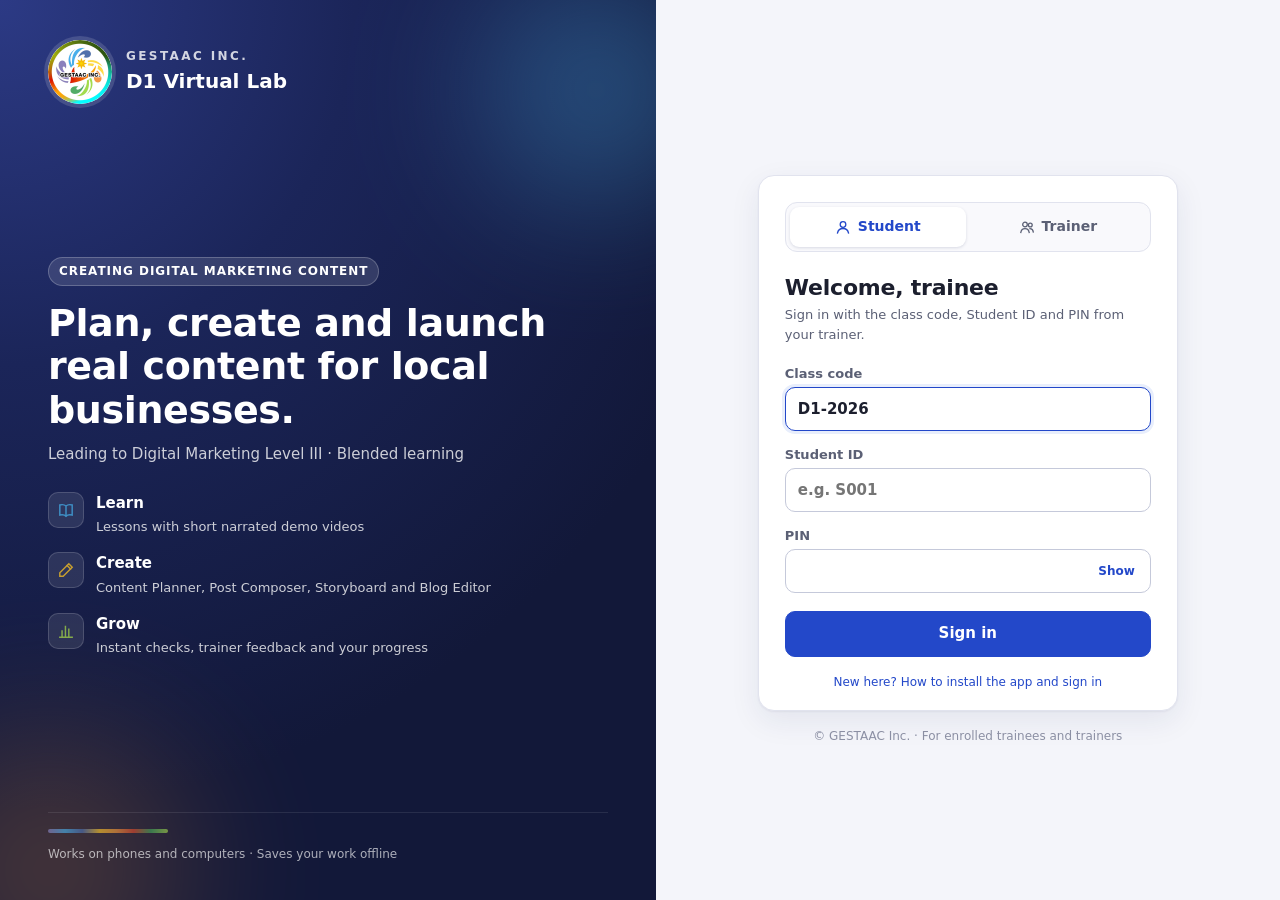
<file: index.html>
<!doctype html>
<html lang="en">
<head>
  <meta charset="utf-8">
  <meta name="viewport" content="width=device-width, initial-scale=1, viewport-fit=cover">
  <title>GESTAAC D1 Lab</title>
  <meta name="description" content="GESTAAC D1 Virtual Lab: plan, produce and monitor digital marketing content. Lessons, content tools, activities, quizzes and live trainer monitoring.">
  <meta name="theme-color" content="#1b2559">
  <link rel="manifest" href="manifest.webmanifest">
  <link rel="icon" href="img/favicon-32.png">
  <link rel="apple-touch-icon" href="icons/icon-192.png">
  <link rel="stylesheet" href="css/app.css">
</head>
<body>
  <div id="app"><p class="boot">Loading the D1 Virtual Lab…</p></div>
  <noscript>Please turn on JavaScript to use the D1 Virtual Lab.</noscript>
  <script src="js/hf-extras.js"></script>
  <script src="js/wbcore.js"></script>
  <script src="js/check.js"></script>
  <script type="module" src="js/app.js"></script>
</body>
</html>
</file>
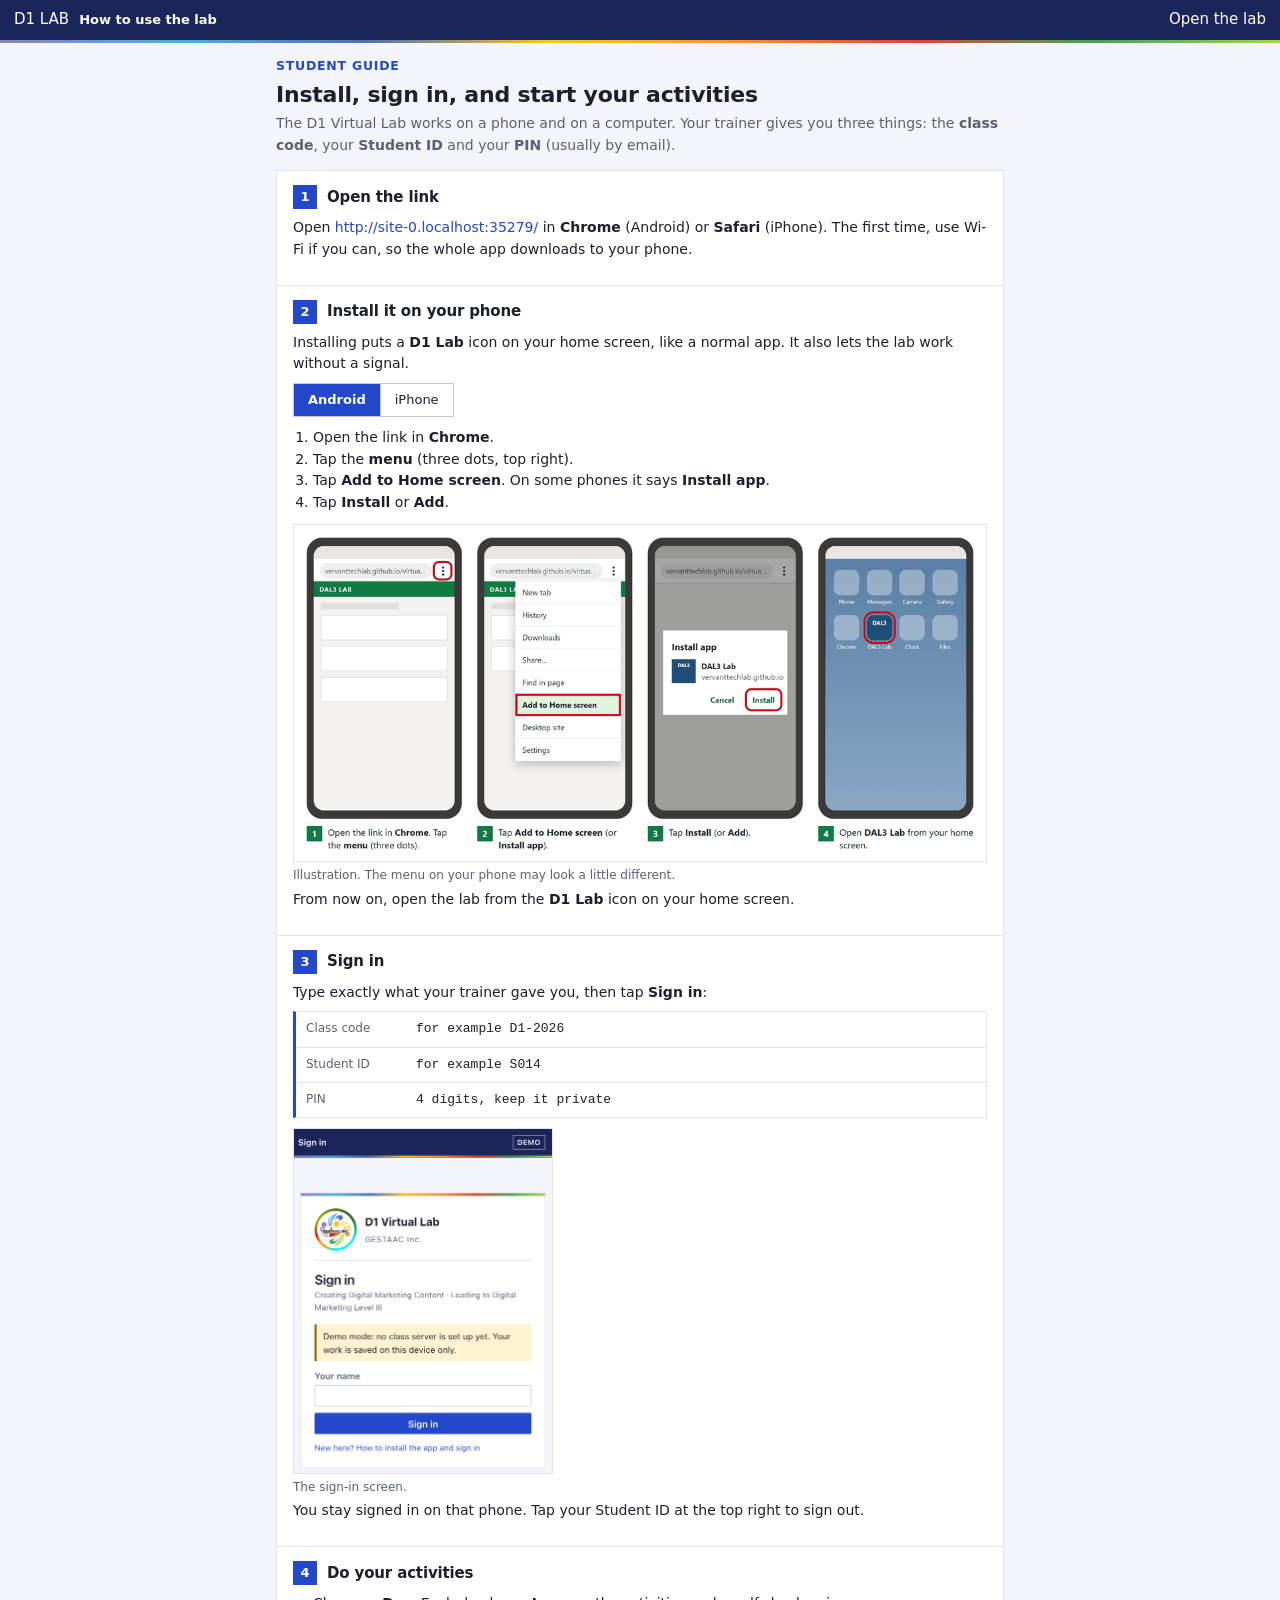
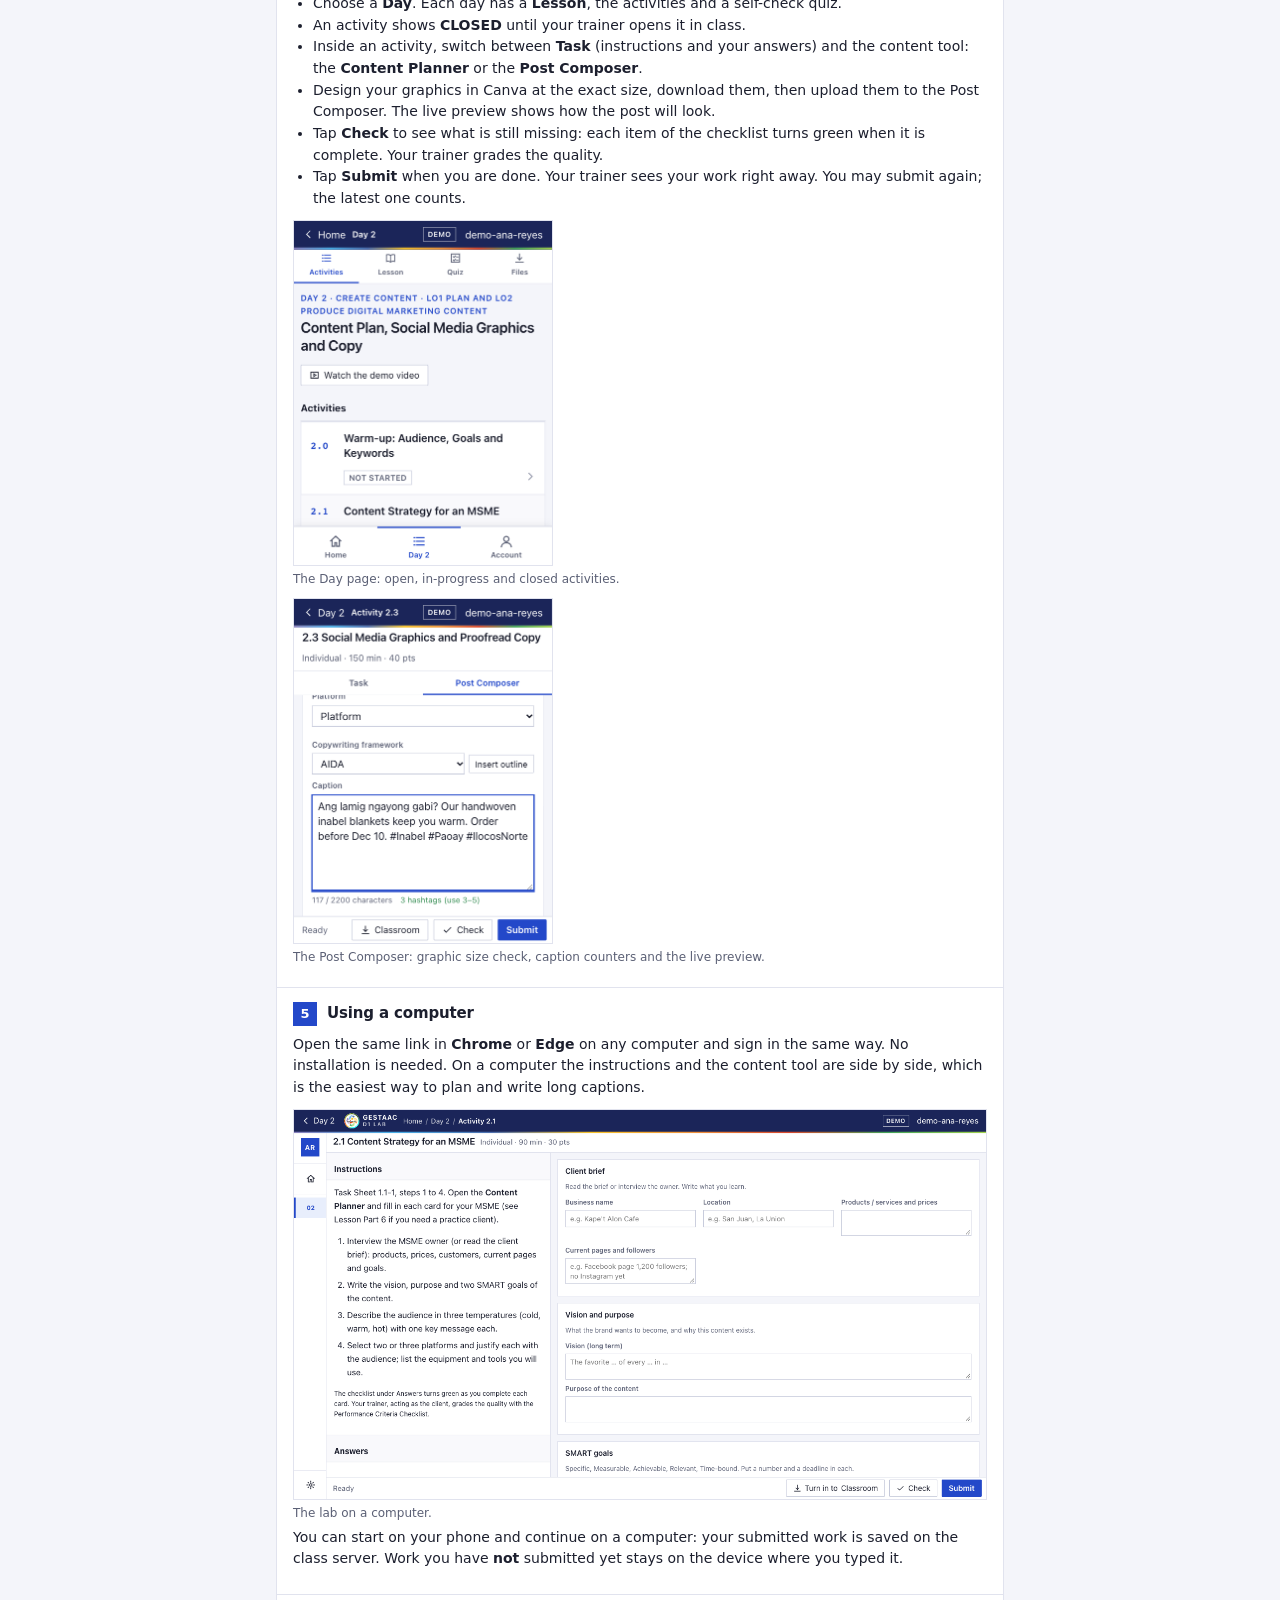
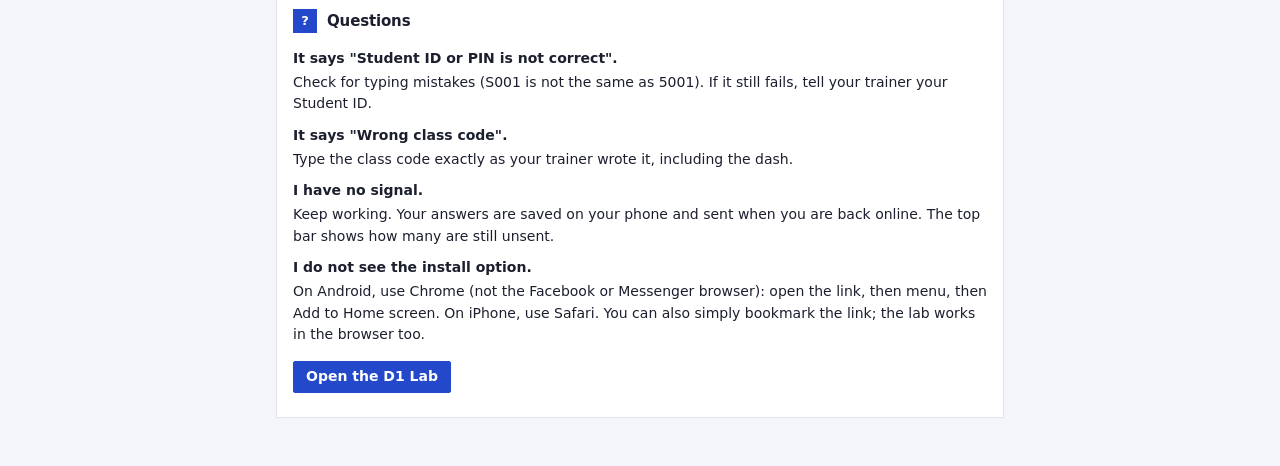
<file: guide.html>
<!doctype html>
<html lang="en">
<head>
  <meta charset="utf-8">
  <meta name="viewport" content="width=device-width, initial-scale=1">
  <title>How to use the D1 Lab</title>
  <meta name="description" content="How to install the D1 Virtual Lab on your phone, sign in with your Student ID and PIN, and use it on a computer.">
  <meta name="theme-color" content="#107c41">
  <link rel="icon" href="icons/icon-192.png">
  <link rel="stylesheet" href="css/app.css">
  <style>
    .guide { max-width: 760px; margin: 0 auto; padding: 16px 16px 48px; }
    .guide h2 { font-size: 22px; margin: 6px 0 4px; }
    .guide .lead { color: var(--muted); margin-bottom: 14px; }
    .guide section { background: var(--panel); border: 1px solid var(--line); border-top: 0; padding: 14px 16px 16px; }
    .guide section:first-of-type { border-top: 1px solid var(--line); }
    .guide h3 { display: flex; align-items: center; gap: 10px; font-size: 15px; margin-bottom: 8px; }
    .guide h3 .n { width: 24px; height: 24px; background: var(--accent); color: var(--accent-ink); display: inline-flex; align-items: center; justify-content: center; font-size: 13px; flex: none; }
    .guide p, .guide li { font-size: 14px; }
    .guide ol, .guide ul { padding-left: 20px; margin: 4px 0 8px; }
    .guide figure { margin: 10px 0 4px; }
    .guide figure img { display: block; max-width: 100%; height: auto; border: 1px solid var(--line); background: #fff; }
    .guide figure.phone img { max-width: 260px; }
    .guide figcaption { font-size: 12px; color: var(--muted); margin-top: 4px; }
    .guide .os { display: flex; gap: 0; border: 1px solid var(--line-strong); width: fit-content; margin: 6px 0 10px; }
    .guide .os button { border: 0; background: var(--panel); color: var(--ink); font: inherit; font-size: 13px; padding: 0 14px; height: 32px; cursor: pointer; }
    .guide .os button + button { border-left: 1px solid var(--line-strong); }
    .guide .os button.on { background: var(--accent); color: var(--accent-ink); font-weight: 600; }
    .guide .login { border: 1px solid var(--line); border-left: 3px solid var(--accent); margin: 8px 0; }
    .guide .login div { display: grid; grid-template-columns: 110px 1fr; border-bottom: 1px solid var(--line); }
    .guide .login div:last-child { border-bottom: 0; }
    .guide .login span { padding: 7px 10px; font-size: 13px; }
    .guide .login span:first-child { color: var(--muted); font-size: 12px; }
    .guide .login span:last-child { font-family: var(--mono); }
    .guide .cta { margin-top: 14px; }
    .guide .faq dt { font-weight: 600; font-size: 14px; margin-top: 10px; }
    .guide .faq dd { margin: 2px 0 0; font-size: 14px; color: var(--ink); }
  </style>
</head>
<body>
  <header class="titlebar">
    <a class="tb-btn brand" href="./">D1 LAB</a>
    <div class="crumbs"><span class="cur">How to use the lab</span></div>
    <a class="tb-btn" href="./">Open the lab</a>
  </header>
  <main class="guide">
    <div class="pagehead">
      <div class="kicker">Student guide</div>
      <h2>Install, sign in, and start your activities</h2>
      <p class="lead">The D1 Virtual Lab works on a phone and on a computer. Your trainer gives you three things: the <b>class code</b>,
        your <b>Student ID</b> and your <b>PIN</b> (usually by email).</p>
    </div>

    <section>
      <h3><span class="n">1</span>Open the link</h3>
      <p>Open <a href="./" id="applink">the lab link</a> in <b>Chrome</b> (Android) or <b>Safari</b> (iPhone). The first time, use Wi-Fi if you can,
        so the whole app downloads to your phone.</p>
    </section>

    <section>
      <h3><span class="n">2</span>Install it on your phone</h3>
      <p>Installing puts a <b>D1 Lab</b> icon on your home screen, like a normal app. It also lets the lab work without a signal.</p>
      <div class="os" role="tablist">
        <button type="button" class="on" data-os="android">Android</button>
        <button type="button" data-os="iphone">iPhone</button>
      </div>
      <div data-panel="android">
        <ol>
          <li>Open the link in <b>Chrome</b>.</li>
          <li>Tap the <b>menu</b> (three dots, top right).</li>
          <li>Tap <b>Add to Home screen</b>. On some phones it says <b>Install app</b>.</li>
          <li>Tap <b>Install</b> or <b>Add</b>.</li>
        </ol>
        <figure><img src="guide/img/install-android.png" alt="Android: open in Chrome, tap the three-dot menu, tap Add to Home screen, tap Install, then open D1 Lab from the home screen" width="1040" height="506">
          <figcaption>Illustration. The menu on your phone may look a little different.</figcaption></figure>
      </div>
      <div data-panel="iphone" hidden>
        <ol>
          <li>Open the link in <b>Safari</b> (installing does not work from Chrome on iPhone).</li>
          <li>Tap the <b>Share</b> button: a square with an arrow pointing up.</li>
          <li>Scroll down and tap <b>Add to Home Screen</b>.</li>
          <li>Tap <b>Add</b> at the top right.</li>
        </ol>
        <figure><img src="guide/img/install-iphone.png" alt="iPhone: open in Safari, tap Share, tap Add to Home Screen, tap Add, then open D1 Lab from the home screen" width="1040" height="506">
          <figcaption>Illustration. The Share menu on your iPhone may look a little different.</figcaption></figure>
      </div>
      <p>From now on, open the lab from the <b>D1 Lab</b> icon on your home screen.</p>
    </section>

    <section>
      <h3><span class="n">3</span>Sign in</h3>
      <p>Type exactly what your trainer gave you, then tap <b>Sign in</b>:</p>
      <div class="login">
        <div><span>Class code</span><span>for example D1-2026</span></div>
        <div><span>Student ID</span><span>for example S014</span></div>
        <div><span>PIN</span><span>4 digits, keep it private</span></div>
      </div>
      <figure class="phone"><img src="guide/img/signin.png" alt="The sign-in screen" width="520" height="693">
        <figcaption>The sign-in screen.</figcaption></figure>
      <p>You stay signed in on that phone. Tap your Student ID at the top right to sign out.</p>
    </section>

    <section>
      <h3><span class="n">4</span>Do your activities</h3>
      <ul>
        <li>Choose a <b>Day</b>. Each day has a <b>Lesson</b>, the activities and a self-check quiz.</li>
        <li>An activity shows <b>CLOSED</b> until your trainer opens it in class.</li>
        <li>Inside an activity, switch between <b>Task</b> (instructions and your answers) and the content tool: the <b>Content Planner</b> or the <b>Post Composer</b>.</li>
        <li>Design your graphics in Canva at the exact size, download them, then upload them to the Post Composer. The live preview shows how the post will look.</li>
        <li>Tap <b>Check</b> to see what is still missing: each item of the checklist turns green when it is complete. Your trainer grades the quality.</li>
        <li>Tap <b>Submit</b> when you are done. Your trainer sees your work right away. You may submit again; the latest one counts.</li>
      </ul>
      <figure class="phone"><img src="guide/img/day.png" alt="The Day page listing activities with their status" width="520" height="693">
        <figcaption>The Day page: open, in-progress and closed activities.</figcaption></figure>
      <figure class="phone"><img src="guide/img/workbook.png" alt="The Post Composer with an uploaded graphic and a caption" width="520" height="693">
        <figcaption>The Post Composer: graphic size check, caption counters and the live preview.</figcaption></figure>
    </section>

    <section>
      <h3><span class="n">5</span>Using a computer</h3>
      <p>Open the same link in <b>Chrome</b> or <b>Edge</b> on any computer and sign in the same way. No installation is needed.
        On a computer the instructions and the content tool are side by side, which is the easiest way to plan and write long captions.</p>
      <figure><img src="guide/img/desktop.png" alt="The lab on a computer: instructions on the left, Content Planner on the right" width="1280" height="720">
        <figcaption>The lab on a computer.</figcaption></figure>
      <p>You can start on your phone and continue on a computer: your submitted work is saved on the class server.
        Work you have <b>not</b> submitted yet stays on the device where you typed it.</p>
    </section>

    <section class="faq">
      <h3><span class="n">?</span>Questions</h3>
      <dl>
        <dt>It says "Student ID or PIN is not correct".</dt>
        <dd>Check for typing mistakes (S001 is not the same as 5001). If it still fails, tell your trainer your Student ID.</dd>
        <dt>It says "Wrong class code".</dt>
        <dd>Type the class code exactly as your trainer wrote it, including the dash.</dd>
        <dt>I have no signal.</dt>
        <dd>Keep working. Your answers are saved on your phone and sent when you are back online. The top bar shows how many are still unsent.</dd>
        <dt>I do not see the install option.</dt>
        <dd>On Android, use Chrome (not the Facebook or Messenger browser): open the link, then menu, then Add to Home screen.
          On iPhone, use Safari. You can also simply bookmark the link; the lab works in the browser too.</dd>
      </dl>
      <p class="cta"><a class="btn primary" href="./">Open the D1 Lab</a></p>
    </section>
  </main>
  <script>
    document.querySelectorAll(".os button").forEach(function (b) {
      b.addEventListener("click", function () {
        document.querySelectorAll(".os button").forEach(function (x) { x.classList.toggle("on", x === b); });
        document.querySelectorAll("[data-panel]").forEach(function (p) { p.hidden = p.dataset.panel !== b.dataset.os; });
      });
    });
    if (/iPhone|iPad|iPod/i.test(navigator.userAgent)) document.querySelector('.os button[data-os="iphone"]').click();
    document.getElementById("applink").textContent = location.href.replace(/guide\.html.*$/, "");
  </script>
</body>
</html>
</file>
<file: css/app.css>
/* D1 Virtual Lab · GESTAAC brand: deep indigo work surface, GESTAAC blue accent, and the logo's eight colors as a strip. */
:root {
  --app: #1b2559; --app-ink: #ffffff; --accent: #2348c9; --accent-ink: #ffffff; --accent-soft: #e8eefc;
  --bg: #f4f5fa; --panel: #ffffff; --panel-2: #f9f9fc; --line: #e1e3ee; --line-strong: #c5c9da;
  --ink: #1c1f2e; --muted: #5b6075; --faint: #8b8fa3;
  --good: #2f8a4e; --good-bg: #e2f4e7; --bad: #c0362c; --bad-bg: #fde8e6; --warn: #8a5a00; --warn-bg: #fff3d1; --info: #2348c9;
  --sel-fill: rgba(35, 72, 201, .10); --sel-line: #2348c9; --head: #f1f2f8; --head-sel: #dbe3fb;
  --input: #fff2cc; --given: #e5ecfb;
  --g-purple: #8b81bd; --g-sky: #49aee6; --g-indigo: #4e6fae; --g-sun: #f7c22a; --g-orange: #f0943b; --g-red: #d9492e; --g-green: #43a35a; --g-lime: #a3d34d;
  --strip: linear-gradient(90deg, var(--g-purple), var(--g-sky), var(--g-indigo), var(--g-sun), var(--g-orange), var(--g-red), var(--g-green), var(--g-lime));
  --mono: "Cascadia Mono", Consolas, "Roboto Mono", monospace;
  --ui: "Segoe UI", system-ui, -apple-system, Roboto, Arial, sans-serif;
  --cell: Aptos, Calibri, "Segoe UI", Roboto, Arial, sans-serif;
  --tap: 32px;
  color-scheme: light;
}
@media (prefers-color-scheme: dark) {
  :root:not([data-theme="light"]) {
    --app: #141a3a; --app-ink: #eef0fa; --accent: #7d9bff; --accent-ink: #0c1230; --accent-soft: #1f2a55;
    --bg: #11131d; --panel: #1a1d2a; --panel-2: #202434; --line: #2e3346; --line-strong: #41475e;
    --ink: #eceef6; --muted: #a9aec3; --faint: #7f849a;
    --good: #6bd08b; --good-bg: #183323; --bad: #f2786c; --bad-bg: #3d1f1d; --warn: #f2c94c; --warn-bg: #3a3218; --info: #8fa9ff;
    --sel-fill: rgba(125, 155, 255, .18); --sel-line: #7d9bff; --head: #202434; --head-sel: #26305a;
    --input: #3d3720; --given: #1f2a45; color-scheme: dark;
  }
}
:root[data-theme="dark"] {
  --app: #141a3a; --app-ink: #eef0fa; --accent: #7d9bff; --accent-ink: #0c1230; --accent-soft: #1f2a55;
  --bg: #11131d; --panel: #1a1d2a; --panel-2: #202434; --line: #2e3346; --line-strong: #41475e;
  --ink: #eceef6; --muted: #a9aec3; --faint: #7f849a;
  --good: #6bd08b; --good-bg: #183323; --bad: #f2786c; --bad-bg: #3d1f1d; --warn: #f2c94c; --warn-bg: #3a3218; --info: #8fa9ff;
  --sel-fill: rgba(125, 155, 255, .18); --sel-line: #7d9bff; --head: #202434; --head-sel: #26305a;
  --input: #3d3720; --given: #1f2a45; color-scheme: dark;
}
@media (pointer: coarse) { :root { --tap: 38px; } }

* { box-sizing: border-box; }
html { -webkit-text-size-adjust: 100%; }
body { margin: 0; background: var(--bg); color: var(--ink); font: 14px/1.45 var(--ui); }
a { color: var(--info); text-decoration: none; } a:hover { text-decoration: underline; }
h1, h2, h3 { font-weight: 600; margin: 0; line-height: 1.25; }
h2 { font-size: 18px; } h3 { font-size: 14px; }
p { margin: 0 0 8px; }
.ic { width: 16px; height: 16px; flex: none; }
.muted { color: var(--muted); } .small { font-size: 12px; } .mono { font-family: var(--mono); } .grow { flex: 1; } .center { text-align: center; }
.bad { color: var(--bad); }
.boot { padding: 24px; color: var(--muted); }

/* ------------------------------------------------------------------ title bar */
.titlebar { position: sticky; top: 0; z-index: 30; height: 40px; display: flex; align-items: center; gap: 2px;
  background: var(--app); color: var(--app-ink); padding: 0 6px; padding-top: env(safe-area-inset-top); border-bottom: 1px solid rgba(0,0,0,.15); }
:root[data-theme="dark"] .titlebar { border-bottom: 2px solid var(--accent); }
@media (prefers-color-scheme: dark) { :root:not([data-theme="light"]) .titlebar { border-bottom: 2px solid var(--accent); } }
.titlebar .tb-btn { height: 40px; min-width: 36px; display: inline-flex; align-items: center; justify-content: center; gap: 6px; padding: 0 8px;
  background: transparent; border: 0; color: inherit; font: inherit; cursor: pointer; }
.titlebar .tb-btn:hover { background: rgba(255,255,255,.12); text-decoration: none; }
.brand { font-weight: 700; font-size: 13px; letter-spacing: .06em; padding: 0 8px; white-space: nowrap; }
.crumbs { flex: 1; min-width: 0; display: flex; align-items: center; gap: 6px; font-size: 13px; white-space: nowrap; overflow: hidden; }
.crumbs .sep { opacity: .6; }
.crumbs .cur { font-weight: 600; overflow: hidden; text-overflow: ellipsis; }
.tb-flag { font-size: 11px; font-weight: 600; letter-spacing: .04em; border: 1px solid rgba(255,255,255,.55); padding: 1px 6px; margin: 0 4px; white-space: nowrap; }
.tb-flag.unsent { display: none; } .tb-flag.unsent.show { display: inline-block; background: #fff4ce; color: #3d2c00; border-color: #fff4ce; }
.tb-user { font-size: 12px; }

/* ------------------------------------------------------------------ page + common */
.page { padding: 16px; padding-bottom: 64px; }
.page.narrow > * { max-width: 980px; margin-left: auto; margin-right: auto; }
.pagehead { margin-bottom: 14px; }
.pagehead .kicker { font-size: 11px; font-weight: 600; letter-spacing: .08em; text-transform: uppercase; color: var(--muted); margin-bottom: 2px; }
.pagehead h2 { font-size: 20px; }
.pagehead .meta { color: var(--muted); font-size: 12px; margin-top: 2px; }
.label { font-size: 11px; font-weight: 600; letter-spacing: .08em; text-transform: uppercase; color: var(--muted);
  padding: 14px 0 6px; border-bottom: 1px solid var(--line-strong); margin: 0 0 0; }
.panel { background: var(--panel); border: 1px solid var(--line); }
.panel-pad { padding: 14px; }

.btn { display: inline-flex; align-items: center; justify-content: center; gap: 6px; height: var(--tap); padding: 0 12px; border-radius: 2px;
  border: 1px solid var(--line-strong); background: var(--panel); color: var(--ink); font: inherit; font-size: 13px; cursor: pointer; white-space: nowrap; }
.btn:hover { background: var(--panel-2); text-decoration: none; border-color: var(--faint); }
.btn:disabled { opacity: .55; cursor: default; }
.btn.primary { background: var(--accent); border-color: var(--accent); color: var(--accent-ink); font-weight: 600; }
.btn.primary:hover { filter: brightness(1.08); }
.btn.danger { color: var(--bad); }
.btn.wide { width: 100%; }
.btn.small { height: 28px; padding: 0 9px; font-size: 12px; }
.btn.icon { width: var(--tap); padding: 0; }
.btn.quiet { border-color: transparent; background: transparent; }
.btn.quiet:hover { background: var(--panel-2); border-color: var(--line); }
.btnrow { display: flex; gap: 6px; flex-wrap: wrap; }
.tag { display: inline-block; font-size: 11px; font-weight: 600; letter-spacing: .03em; padding: 0 6px; line-height: 18px; border: 1px solid var(--line-strong); color: var(--muted); white-space: nowrap; }
.tag.good { color: var(--good); border-color: var(--good); } .tag.bad { color: var(--bad); border-color: var(--bad); }
.tag.warn { color: var(--warn); border-color: var(--warn); background: var(--warn-bg); } .tag.info { color: var(--info); border-color: var(--info); }
.tag.solid { background: var(--accent); color: var(--accent-ink); border-color: var(--accent); }
.note { background: var(--warn-bg); border-left: 3px solid var(--warn); padding: 8px 10px; font-size: 13px; margin-bottom: 12px; }

input[type=text], input[type=number], input[type=password], input[type=url], input[type=email], input:not([type]), select, textarea {
  width: 100%; font: inherit; font-size: 13px; color: var(--ink); background: var(--panel); border: 1px solid var(--line-strong); border-radius: 2px;
  padding: 0 8px; height: var(--tap); }
textarea { height: auto; padding: 6px 8px; resize: vertical; line-height: 1.4; }
input:focus, select:focus, textarea:focus { outline: none; border-color: var(--accent); box-shadow: inset 0 -2px 0 var(--accent); }
.btn:focus-visible, .row:focus-visible, .gridwrap:focus-visible, td:focus-visible { outline: 2px solid var(--accent); outline-offset: -2px; }
.form label { display: grid; gap: 3px; margin: 0 0 10px; font-size: 12px; font-weight: 600; color: var(--muted); }
.form label.row { display: flex; align-items: center; gap: 8px; font-weight: 400; color: var(--ink); font-size: 13px; }
.form label.row input { width: 16px; height: 16px; }
.hint { font-size: 12px; color: var(--muted); margin: -4px 0 10px; }
.actions { display: flex; gap: 6px; justify-content: flex-end; flex-wrap: wrap; padding-top: 10px; border-top: 1px solid var(--line); margin-top: 6px; }

/* sign in */
.signin { max-width: 380px; margin: 48px auto 0; background: var(--panel); border: 1px solid var(--line); border-top: 3px solid var(--accent); padding: 20px; }
.signin h2 { font-size: 20px; margin-bottom: 2px; }
.signin .sub { color: var(--muted); font-size: 12px; margin-bottom: 16px; }

/* ------------------------------------------------------------------ lists (home, day) */
.list { background: var(--panel); border: 1px solid var(--line); border-top: 0; }
.row { display: grid; align-items: center; gap: 12px; padding: 10px 12px; border-top: 1px solid var(--line); color: var(--ink); }
a.row:hover { background: var(--panel-2); text-decoration: none; }
.row.closed { color: var(--muted); }
.row .num { font-family: var(--mono); font-weight: 600; color: var(--accent); }
.row.closed .num { color: var(--faint); }
.row .title { font-weight: 600; }
.row .sub { font-size: 12px; color: var(--muted); }
.row .chev { color: var(--faint); justify-self: end; }
.daysrow { grid-template-columns: 64px 1fr auto 16px; }
.actsrow { grid-template-columns: 40px 1fr 90px 60px 50px 210px 16px; }
.listhead { display: grid; gap: 12px; padding: 6px 12px; font-size: 11px; font-weight: 600; letter-spacing: .06em; text-transform: uppercase;
  color: var(--muted); background: var(--panel-2); border: 1px solid var(--line); }
.status { font-size: 12px; display: flex; gap: 6px; align-items: center; flex-wrap: wrap; }
.feedback { grid-column: 2 / -1; font-size: 12px; border-left: 2px solid var(--info); padding-left: 8px; color: var(--ink); }
.toolrow { display: flex; gap: 6px; flex-wrap: wrap; margin: 4px 0 4px; }

/* lesson */
.lesson { background: var(--panel); border: 1px solid var(--line); border-top: 0; }
.lesson summary { cursor: pointer; padding: 10px 12px; font-weight: 600; list-style: none; display: flex; gap: 8px; align-items: center; }
.lesson summary::-webkit-details-marker { display: none; }
.lesson summary::before { content: ""; width: 6px; height: 6px; border-right: 1.5px solid var(--muted); border-bottom: 1.5px solid var(--muted); transform: rotate(-45deg); transition: transform .15s; }
.lesson[open] summary::before { transform: rotate(45deg); }
.lesson[open] summary { border-bottom: 1px solid var(--line); }
.lesson:first-of-type { border-top: 1px solid var(--line); }
.prose { padding: 12px 14px; overflow-x: auto; font-size: 14px; }
.prose h3, .prose h4 { margin: 14px 0 6px; font-size: 14px; }
.prose table { border-collapse: collapse; width: 100%; font-size: 13px; margin: 8px 0; }
.prose th { background: var(--head); text-align: left; padding: 5px 8px; border: 1px solid var(--line); font-weight: 600; }
.prose td { border: 1px solid var(--line); padding: 5px 8px; vertical-align: top; }
.prose code { font-family: var(--mono); font-size: 12px; background: var(--panel-2); border: 1px solid var(--line); padding: 0 3px; word-break: break-word; }
.prose blockquote { margin: 8px 0; padding: 6px 10px; border-left: 3px solid var(--accent); background: var(--accent-soft); }
.prose ul, .prose ol { padding-left: 20px; margin: 4px 0 10px; }
.prose .cover { display: none; }
.prose img { max-width: 100%; }

/* ------------------------------------------------------------------ activity workspace */
.workhead { display: flex; align-items: baseline; gap: 10px; flex-wrap: wrap; padding: 8px 12px; background: var(--panel); border-bottom: 1px solid var(--line); }
.workhead h2 { font-size: 15px; }
.workhead .meta { font-size: 12px; color: var(--muted); }
.page.work { padding: 0; }
.panes { display: grid; grid-template-columns: minmax(330px, 34%) 1fr; height: calc(100vh - 40px - 37px - 41px); }
.panes.single { grid-template-columns: minmax(0, 760px); justify-content: center; }
.pane { overflow: auto; min-width: 0; }
.pane-task { background: var(--panel); border-right: 1px solid var(--line); }
.pane-sheet { background: var(--bg); display: flex; }
.pane-sheet > .sheethost { flex: 1; min-width: 0; }
.switch { display: none; }
.task-sec { padding: 0 14px 14px; }
.task-sec .label { margin: 0 -14px 10px; padding-left: 14px; padding-right: 14px; background: var(--panel-2); border-top: 1px solid var(--line); }
.task-sec:first-child .label { border-top: 0; }
.steps .prose { padding: 0; }
.equiv { width: 100%; border-collapse: collapse; font-size: 12px; margin-top: 8px; }
.equiv th, .equiv td { border: 1px solid var(--line); padding: 4px 6px; text-align: left; }
.equiv th { background: var(--panel-2); font-weight: 600; }
.part { padding: 10px 0 12px 10px; border-left: 3px solid transparent; border-bottom: 1px solid var(--line); margin-left: -10px; }
.part:last-child { border-bottom: 0; }
.part .phead { display: flex; gap: 10px; justify-content: space-between; align-items: baseline; margin-bottom: 6px; }
.part .pprompt { font-weight: 600; font-size: 13px; }
.part .ppts { font-size: 11px; color: var(--muted); white-space: nowrap; font-family: var(--mono); }
.part.good { border-left-color: var(--good); } .part.bad { border-left-color: var(--bad); } .part.half { border-left-color: var(--warn); }
.pfb { font-size: 12px; margin-top: 6px; color: var(--muted); }
.part.good .pfb { color: var(--good); } .part.bad .pfb { color: var(--bad); } .part.half .pfb { color: var(--warn); }
.choices { display: grid; gap: 0; border: 1px solid var(--line); }
.choice { display: flex; align-items: center; gap: 8px; padding: 0 10px; min-height: var(--tap); border-top: 1px solid var(--line); cursor: pointer; font-size: 13px; }
.choice:first-child { border-top: 0; }
.choice:hover { background: var(--panel-2); }
.choice input { width: 15px; height: 15px; accent-color: var(--accent); flex: none; margin: 0; }
.answer { white-space: pre-wrap; background: var(--panel-2); border: 1px solid var(--line); padding: 6px 8px; font: inherit; font-size: 13px; margin: 0; }
.statusbar { position: fixed; left: 0; right: 0; bottom: 0; z-index: 25; height: 41px; display: flex; align-items: center; gap: 8px; padding: 0 8px 0 12px;
  padding-bottom: env(safe-area-inset-bottom); background: var(--panel); border-top: 1px solid var(--line-strong); font-size: 12px; }
.statusbar .stxt { color: var(--muted); overflow: hidden; text-overflow: ellipsis; white-space: nowrap; }

/* ------------------------------------------------------------------ spreadsheet */
.sheethost { background: var(--panel); border: 1px solid var(--line); display: flex; flex-direction: column; }
.pane-sheet .sheethost { border: 0; }
.sheetui { display: flex; flex-direction: column; min-height: 0; flex: 1; }
/* ribbon */
.rtabs { display: flex; gap: 0; padding: 0 6px; background: var(--panel); border-bottom: 1px solid var(--line); overflow-x: auto; }
.rtab { height: 30px; padding: 0 12px; border: 0; background: transparent; color: var(--ink); font: inherit; font-size: 13px; cursor: pointer; border-bottom: 2px solid transparent; white-space: nowrap; }
.rtab:hover { background: var(--panel-2); }
.rtab.on { border-bottom-color: var(--accent); color: var(--accent); font-weight: 600; }
.ribbon { display: flex; align-items: stretch; gap: 0; padding: 3px 4px; background: var(--panel-2); border-bottom: 1px solid var(--line); overflow-x: auto; scrollbar-width: thin; }
.rgroup { display: flex; gap: 1px; padding: 0 4px; border-right: 1px solid var(--line); }
.rgroup:last-child { border-right: 0; }
.rbtn { display: inline-flex; align-items: center; gap: 5px; height: var(--tap); padding: 0 8px; border: 1px solid transparent; border-radius: 2px;
  background: transparent; color: var(--ink); font: inherit; font-size: 12px; cursor: pointer; white-space: nowrap; }
.rbtn:hover { background: var(--panel); border-color: var(--line-strong); }
.rbtn.on { background: var(--accent-soft); border-color: var(--accent); color: var(--accent); }
.rbtn .ic { color: var(--muted); } .rbtn:hover .ic, .rbtn.on .ic { color: var(--accent); }
/* formula bar */
.fbar { display: flex; align-items: center; gap: 0; background: var(--panel); border-bottom: 1px solid var(--line); height: calc(var(--tap) + 6px); padding: 0 4px; }
.namebox { width: 84px; flex: none; font: 12px var(--mono); padding: 0 6px; height: var(--tap); line-height: var(--tap); border: 1px solid var(--line-strong);
  overflow: hidden; text-overflow: ellipsis; white-space: nowrap; background: var(--panel); }
.fbtn { width: 28px; height: var(--tap); display: inline-flex; align-items: center; justify-content: center; border: 0; background: transparent; color: var(--muted); cursor: pointer; flex: none; }
.fbtn:hover { color: var(--ink); background: var(--panel-2); }
.fbtn.ok:hover { color: var(--good); } .fbtn.no:hover { color: var(--bad); }
.fxsep { width: 1px; height: 18px; background: var(--line-strong); margin: 0 4px; }
.fxlabel { font: italic 600 13px Georgia, "Times New Roman", serif; color: var(--muted); padding: 0 6px; }
.fx { font-family: var(--mono) !important; font-size: 13px !important; border-color: transparent !important; box-shadow: none !important; }
.is-editing .fx { border-color: var(--accent) !important; }
.sheetui:not(.is-editing) .fbtn.ok, .sheetui:not(.is-editing) .fbtn.no { visibility: hidden; }
.keypad { display: none; gap: 1px; padding: 3px 4px; overflow-x: auto; background: var(--panel-2); border-bottom: 1px solid var(--line); }
.is-editing .keypad { display: flex; }
.key { flex: none; min-width: 38px; height: var(--tap); border: 1px solid var(--line-strong); border-radius: 2px; background: var(--panel); color: var(--ink);
  font: 600 14px var(--mono); cursor: pointer; padding: 0 6px; }
.key:active { background: var(--accent-soft); }
/* grid */
.gridwrap { flex: 1; overflow: auto; min-height: 220px; -webkit-overflow-scrolling: touch; background: var(--panel); }
.sheethost.ro .gridwrap { max-height: 50vh; }
.page.narrow .sheethost .gridwrap { height: calc(100vh - 290px); }
table.grid { border-collapse: separate; border-spacing: 0; table-layout: fixed; font: 13px var(--cell); }
table.grid th, table.grid td { border-right: 1px solid var(--line); border-bottom: 1px solid var(--line); height: 22px; padding: 0 4px; white-space: nowrap; overflow: hidden; text-overflow: ellipsis; }
@media (pointer: coarse) { table.grid th, table.grid td { height: 28px; } }
table.grid thead th { position: sticky; top: 0; z-index: 2; background: var(--head); font: 12px var(--ui); color: var(--muted); text-align: center; border-color: var(--line-strong); }
table.grid tbody th { position: sticky; left: 0; z-index: 1; background: var(--head); font: 11px var(--ui); color: var(--muted); text-align: center; border-color: var(--line-strong); }
table.grid th.corner { left: 0; z-index: 3; }
table.grid th.hsel { background: var(--head-sel); color: var(--accent); font-weight: 600; box-shadow: inset 0 -2px 0 var(--accent); }
table.grid tbody th.hsel { box-shadow: inset -2px 0 0 var(--accent); }
table.grid tbody td[data-c="0"] { position: sticky; left: 44px; z-index: 1; box-shadow: 1px 0 0 var(--line-strong); }
table.grid thead th[data-col="0"] { left: 44px; z-index: 3; }
table.grid td { cursor: cell; user-select: none; background: var(--panel); color: var(--ink); }
table.grid td.num { text-align: right; } table.grid td.err { color: var(--bad); text-align: center; }
table.grid td.s-i { background: var(--input); } table.grid td.s-g { background: var(--given); font-weight: 600; }
table.grid td.s-h { background: var(--app); color: #fff; font-weight: 600; }
table.grid td.hl-red { background: #ffc7ce; color: #9c0006; } table.grid td.hl-yellow { background: #ffeb9c; color: #9c5700; } table.grid td.hl-green { background: #c6efce; color: #006100; }
table.grid td.sel { background-image: linear-gradient(var(--sel-fill), var(--sel-fill)); }
table.grid td.anchor { box-shadow: inset 0 0 0 2px var(--sel-line); }
table.grid td.mk-ok { box-shadow: inset 3px 0 0 var(--good); }
table.grid td.mk-bad { box-shadow: inset 0 0 0 1.5px var(--bad); }
table.grid td.anchor.mk-bad, table.grid td.anchor.mk-ok { box-shadow: inset 0 0 0 2px var(--sel-line); }
/* sheet tabs + sheet status */
.sheetfoot { display: flex; align-items: stretch; background: var(--head); border-top: 1px solid var(--line-strong); min-height: 30px; }
.tabs { display: flex; overflow-x: auto; flex: 1; min-width: 0; }
.tab { flex: none; display: inline-flex; align-items: center; gap: 6px; border: 0; border-right: 1px solid var(--line-strong); background: transparent; color: var(--ink);
  padding: 0 12px; font: inherit; font-size: 12px; cursor: pointer; min-height: 30px; }
.tab:hover { background: var(--panel-2); }
.tab.active { background: var(--panel); color: var(--accent); font-weight: 600; box-shadow: inset 0 -2px 0 var(--accent); }
.tabx { color: var(--faint); font-size: 13px; line-height: 1; } .tabx:hover { color: var(--bad); }
.selstats { flex: none; display: flex; align-items: center; gap: 12px; padding: 0 10px; font-size: 11px; color: var(--muted); white-space: nowrap; }
.chartarea { display: grid; gap: 8px; padding: 8px; background: var(--bg); }
.chartarea:empty { display: none; }
.chartcard { position: relative; height: 300px; background: var(--panel); border: 1px solid var(--line); padding: 8px 8px 36px; }
.chartcard .btn { position: absolute; bottom: 6px; right: 6px; }
.funclist { display: grid; grid-template-columns: repeat(auto-fill, minmax(140px, 1fr)); border-top: 1px solid var(--line); border-left: 1px solid var(--line); }
.funclist button { border: 0; border-right: 1px solid var(--line); border-bottom: 1px solid var(--line); background: var(--panel); color: var(--ink);
  font: 12px var(--mono); text-align: left; padding: 0 8px; height: var(--tap); cursor: pointer; }
.funclist button:hover { background: var(--accent-soft); color: var(--accent); }
.rules { display: flex; flex-wrap: wrap; gap: 4px; margin: 0 0 6px; }
.rules button { font: 12px var(--mono); border: 1px solid var(--line-strong); background: var(--panel-2); color: var(--ink); padding: 2px 6px; cursor: pointer; }
.optlist { display: grid; border: 1px solid var(--line); }
.optlist button { display: flex; justify-content: space-between; gap: 10px; border: 0; border-bottom: 1px solid var(--line); background: var(--panel); color: var(--ink);
  font: inherit; font-size: 13px; text-align: left; padding: 0 10px; height: var(--tap); cursor: pointer; }
.optlist button:last-child { border-bottom: 0; }
.optlist button:hover { background: var(--accent-soft); }
.optlist button span:last-child { font-family: var(--mono); color: var(--muted); font-size: 12px; }

/* ------------------------------------------------------------------ dialog + toast */
.modal-back { position: fixed; inset: 0; z-index: 50; background: rgba(0, 0, 0, .35); display: flex; align-items: center; justify-content: center; padding: 12px; }
.modal { background: var(--panel); color: var(--ink); width: 100%; max-width: 460px; max-height: 88vh; overflow: auto; border: 1px solid var(--line-strong);
  box-shadow: 0 8px 28px rgba(0, 0, 0, .22); }
.modal.wide { max-width: 1000px; }
.modal-head { position: sticky; top: 0; z-index: 2; display: flex; align-items: center; justify-content: space-between; gap: 8px;
  padding: 0 4px 0 14px; height: 40px; background: var(--panel); border-bottom: 1px solid var(--line); }
.modal-head h3 { font-size: 14px; font-weight: 600; }
.modal-head .btn.icon { border: 0; }
.modal-body { padding: 14px; }
#toast { position: fixed; left: 12px; bottom: 50px; z-index: 60; max-width: min(92vw, 520px); padding: 8px 12px; background: #323130; color: #fff;
  font-size: 13px; border-left: 3px solid var(--faint); opacity: 0; transform: translateY(6px); transition: .18s; pointer-events: none; }
#toast.show { opacity: 1; transform: none; } #toast.bad { border-left-color: #f1707b; } #toast.good { border-left-color: #5ec98a; }

/* ------------------------------------------------------------------ quiz */
.quiz .qitem { background: var(--panel); border: 1px solid var(--line); border-top: 0; margin: 0; padding: 10px 12px 12px; }
.quiz .qitem:first-of-type { border-top: 1px solid var(--line); }
.quiz .qitem legend { float: left; width: 100%; padding: 0; margin-bottom: 8px; font-weight: 600; font-size: 13px; }
.quiz .qitem.wrong { border-left: 3px solid var(--bad); }
.quiz .submitrow { padding: 12px 0; }
.result { padding: 10px 12px; margin-bottom: 12px; border: 1px solid var(--line); border-left: 3px solid var(--faint); background: var(--panel); }
.result.good { border-left-color: var(--good); } .result.bad { border-left-color: var(--bad); }
.result h3 { font-size: 15px; }

/* ------------------------------------------------------------------ trainer board */
.boardbar { display: flex; gap: 8px; align-items: center; flex-wrap: wrap; padding: 8px 12px; background: var(--panel); border-bottom: 1px solid var(--line); }
.boardbar select { width: auto; max-width: min(420px, 100%); min-width: 0; text-overflow: ellipsis; }
.livedot { display: inline-flex; align-items: center; gap: 6px; font-size: 12px; color: var(--muted); }
.livedot::before { content: ""; width: 8px; height: 8px; background: var(--good); }
.livedot.off::before { background: var(--bad); }
.switches { display: flex; flex-wrap: wrap; align-items: center; gap: 0; padding: 8px 12px; background: var(--panel-2); border-bottom: 1px solid var(--line); }
.switches .lbl { font-size: 11px; font-weight: 600; letter-spacing: .06em; text-transform: uppercase; color: var(--muted); margin-right: 10px; }
.sw { display: inline-flex; align-items: center; gap: 6px; height: 28px; padding: 0 10px; border: 1px solid var(--line-strong); margin: 2px 4px 2px 0;
  background: var(--panel); color: var(--muted); font: 600 12px var(--mono); cursor: pointer; }
.sw::before { content: ""; width: 22px; height: 10px; border: 1px solid currentColor; background: linear-gradient(90deg, currentColor 40%, transparent 40%); }
.sw.on { color: var(--accent); border-color: var(--accent); background: var(--accent-soft); }
.sw.on::before { background: linear-gradient(90deg, transparent 60%, currentColor 60%); }
.board { overflow: auto; padding: 12px; }
.boardtable { border-collapse: collapse; background: var(--panel); font-size: 12px; min-width: 100%; }
.boardtable th, .boardtable td { border: 1px solid var(--line); padding: 0 8px; height: 34px; text-align: center; white-space: nowrap; }
.boardtable thead th { background: var(--head); color: var(--muted); font-weight: 600; position: sticky; top: 0; font-size: 11px; letter-spacing: .04em; }
.boardtable th.sname { text-align: left; font-weight: 600; position: sticky; left: 0; background: var(--panel); min-width: 160px; color: var(--ink); font-size: 12px; }
.boardtable th.sname .sid { color: var(--muted); font-weight: 400; font-family: var(--mono); margin-left: 6px; font-size: 11px; }
.boardtable td { cursor: pointer; font-family: var(--mono); }
.boardtable td:hover { outline: 2px solid var(--accent); outline-offset: -2px; }
.boardtable td.none { color: var(--faint); cursor: default; } .boardtable td.none:hover { outline: 0; }
.boardtable td.good { background: var(--good-bg); color: var(--good); font-weight: 600; }
.boardtable td.half { background: var(--warn-bg); color: var(--warn); font-weight: 600; }
.boardtable td.bad { background: var(--bad-bg); color: var(--bad); font-weight: 600; }
.boardtable td.pend { color: var(--warn); font-weight: 600; }
.boardtable td.draft { color: var(--info); }
.boardtable td.draft.fresh { box-shadow: inset 3px 0 0 var(--info); font-weight: 600; }
.boardtable td.total { font-weight: 700; cursor: default; } .boardtable td.total:hover { outline: 0; }
.boardtable td.when { color: var(--muted); cursor: default; font-family: var(--ui); } .boardtable td.when:hover { outline: 0; }
.legend { display: flex; flex-wrap: wrap; gap: 14px; padding: 0 12px 16px; font-size: 11px; color: var(--muted); }
.legend span::before { content: ""; display: inline-block; width: 10px; height: 10px; margin-right: 5px; vertical-align: -1px; border: 1px solid var(--line-strong); }
.legend .lg-good::before { background: var(--good-bg); } .legend .lg-half::before { background: var(--warn-bg); } .legend .lg-bad::before { background: var(--bad-bg); }
.legend .lg-draft::before { box-shadow: inset 3px 0 0 var(--info); } .legend .lg-pend::before { border-color: var(--warn); }
.detail .part { margin-left: 0; padding-left: 10px; }
.detail ol li.ok { color: var(--good); } .detail ol li.no { color: var(--bad); }
.grade { margin-top: 12px; padding: 12px; background: var(--panel-2); border: 1px solid var(--line); }
.grade h3 { margin-bottom: 8px; }
.sheethost.ro { margin-top: 10px; height: 420px; }

/* ------------------------------------------------------------------ phones */
@media (max-width: 900px) {
  .page { padding: 10px; padding-bottom: 60px; }
  .switch { display: flex; background: var(--panel); border-bottom: 1px solid var(--line); }
  .switch button { flex: 1; height: 36px; border: 0; background: transparent; color: var(--muted); font: inherit; font-size: 13px; font-weight: 600; border-bottom: 2px solid transparent; }
  .switch button.on { color: var(--accent); border-bottom-color: var(--accent); }
  .panes { grid-template-columns: minmax(0, 1fr); height: calc(100vh - 40px - 37px - 37px - 41px); height: calc(100dvh - 40px - 37px - 37px - 41px); }
  .panes .pane { display: none; } .panes .pane.show { display: flex; flex-direction: column; } .panes .pane-task.show { display: block; }
  .panes.single .pane { display: block; }
  .pane-task { border-right: 0; }
  .actsrow { grid-template-columns: 36px 1fr 16px; row-gap: 2px; }
  .actsrow .c-mode, .actsrow .c-min, .actsrow .c-pts { display: none; }
  .actsrow .status { grid-column: 2 / 3; }
  .listhead.acts { display: none; }
  .daysrow { grid-template-columns: 56px 1fr 16px; }
  .daysrow .c-count { grid-column: 2 / 3; }
  .selstats .opt { display: none; }
  .chartcard { height: 260px; }
}

/* turn in to Google Classroom */
.turnin { display: grid; gap: 0; }
.tstep { display: grid; grid-template-columns: 28px 1fr; gap: 10px; padding: 12px 0; border-bottom: 1px solid var(--line); }
.tstep:last-of-type { border-bottom: 0; }
.tstep .tt { display: block; margin-bottom: 4px; }
.tstep p { margin: 0 0 8px; }
.tn { width: 24px; height: 24px; background: var(--accent); color: var(--accent-ink); display: inline-flex; align-items: center; justify-content: center; font-weight: 700; font-size: 13px; }
@media (max-width: 600px) { .hide-sm { display: none; } }

/* ------------------------------------------------------------------ feedback: loading bar, pressed and saving states */
#loadbar { position: fixed; left: 0; right: 0; top: 40px; height: 3px; z-index: 40; overflow: hidden; pointer-events: none; opacity: 0; transition: opacity .15s; }
#loadbar.on, #loadbar.route { opacity: 1; }
#loadbar::before { content: ""; position: absolute; top: 0; bottom: 0; width: 35%; background: var(--accent); animation: loadbar 1.1s ease-in-out infinite; }
:root[data-theme="dark"] #loadbar::before { background: #5ec98a; }
@media (prefers-color-scheme: dark) { :root:not([data-theme="light"]) #loadbar::before { background: #5ec98a; } }
@keyframes loadbar { 0% { left: -35%; } 100% { left: 100%; } }
.btn:active:not(:disabled), .rbtn:active, .key:active, .tab:active, .rtab:active, .sw:active:not(:disabled) { transform: translateY(1px); filter: brightness(.94); }
a.row:active { background: var(--accent-soft); }
.btn:disabled { cursor: progress; }
/* Saving: a spinner replaces the on/off track inside the button that was tapped */
.sw.saving { cursor: progress; opacity: 1; }
.sw.saving::before, .btn.busy::before { content: ""; width: 12px; height: 12px; border: 2px solid currentColor; border-right-color: transparent;
  border-radius: 50%; background: none; animation: spin .7s linear infinite; flex: none; }
.sw.saving::before { margin: 0 5px; }
.sw.saving::after { content: "Saving"; font: 600 10px var(--ui); letter-spacing: .04em; text-transform: uppercase; opacity: .8; }
.btn.busy { cursor: progress; }
@keyframes spin { to { transform: rotate(360deg); } }
.livedot { min-width: 160px; }
@media (prefers-reduced-motion: reduce) { #loadbar::before, .sw.saving::before, .btn.busy::before { animation-duration: 2s; } #loadbar::before { left: 0; width: 100%; opacity: .6; } }
.updatebar { position: fixed; left: 0; right: 0; top: 40px; z-index: 45; display: flex; align-items: center; justify-content: center; gap: 12px;
  padding: 6px 12px; background: var(--warn-bg); border-bottom: 1px solid var(--warn); font-size: 13px; }

/* ------------------------------------------------------------------ lesson videos */
.vbox { border: 1px solid var(--line); border-left: 3px solid var(--accent); background: var(--panel-2); margin: 14px 0 4px; }
.vhead { padding: 8px 12px; }
.vlabel { font-size: 11px; font-weight: 600; letter-spacing: .08em; text-transform: uppercase; color: var(--accent); }
.vtitle { font-weight: 600; font-size: 14px; }
.vsub { font-size: 12px; color: var(--muted); margin-top: 2px; }
.vstage { position: relative; aspect-ratio: 16 / 9; background: #1b1a19; }
.vstage iframe { position: absolute; inset: 0; width: 100%; height: 100%; border: 0; }
.vplay { position: absolute; inset: 0; display: flex; align-items: center; justify-content: center; gap: 10px; width: 100%; border: 0;
  background: linear-gradient(135deg, #1f3d2c, #1b1a19); color: #fff; font: 600 14px var(--ui); cursor: pointer; }
.vplay:hover .vtri { transform: scale(1.06); }
.vtri { width: 54px; height: 54px; background: var(--accent); display: inline-flex; align-items: center; justify-content: center; transition: transform .15s; }
.vtri::after { content: ""; border-left: 16px solid #fff; border-top: 10px solid transparent; border-bottom: 10px solid transparent; margin-left: 4px; }
.vnote { font-size: 11px; color: var(--muted); padding: 6px 12px; margin: 0; }
.vchapters { width: 100%; border-collapse: collapse; font-size: 12px; background: var(--panel); }
.vchapters td { border-top: 1px solid var(--line); padding: 5px 12px; }
.vchapters td:first-child { white-space: nowrap; width: 1%; }
.vchapters tr[data-start] { cursor: pointer; }
.vchapters tr[data-start]:hover, .vchapters tr[data-start]:focus-visible { background: rgba(127, 127, 127, .14); outline: none; }
.vtri-sm { display: inline-block; border-left: 7px solid var(--accent); border-top: 4px solid transparent; border-bottom: 4px solid transparent; margin-right: 6px; }
.vtag { margin-left: auto; color: var(--accent); border-color: var(--accent); }

/* ------------------------------------------------------------------ navigation: back label, breadcrumbs, day tabs */
.tb-back { gap: 4px; padding: 0 10px 0 4px; font-size: 13px; font-weight: 600; }
.tb-back span { white-space: nowrap; }
.crumbs a { color: inherit; opacity: .85; text-decoration: none; }
.crumbs a:hover { opacity: 1; text-decoration: underline; }
.daytabs { position: sticky; top: 40px; z-index: 20; display: flex; align-items: stretch; gap: 0; margin: -16px -16px 14px; padding: 0 16px;
  background: var(--panel); border-bottom: 1px solid var(--line); overflow-x: auto; scrollbar-width: none; }
.daytabs::-webkit-scrollbar { display: none; }
.dt-day { display: flex; align-items: center; padding-right: 14px; margin-right: 6px; border-right: 1px solid var(--line);
  font: 700 12px var(--mono); color: var(--accent); white-space: nowrap; }
.dt { display: inline-flex; align-items: center; gap: 6px; padding: 0 14px; height: 42px; color: var(--muted); font-size: 13px; font-weight: 600;
  text-decoration: none; border-bottom: 2px solid transparent; white-space: nowrap; }
.dt:hover { color: var(--ink); text-decoration: none; background: var(--panel-2); }
.dt.on { color: var(--accent); border-bottom-color: var(--accent); }
.dt .ic { color: currentColor; }

/* ------------------------------------------------------------------ lesson reader */
.lprog { display: flex; align-items: center; gap: 10px; margin-top: 8px; }
.lbar { flex: 1; max-width: 320px; height: 6px; background: var(--line); }
.lbar span { display: block; height: 100%; background: var(--accent); transition: width .3s; }
.lreader { display: grid; grid-template-columns: 280px minmax(0, 1fr); gap: 16px; align-items: start; }
.lside { position: sticky; top: 98px; max-height: calc(100vh - 110px); overflow: auto; }
.tocbox { background: var(--panel); border: 1px solid var(--line); }
.tocbox > summary { display: flex; align-items: center; gap: 8px; padding: 10px 12px; cursor: pointer; font-weight: 600; list-style: none; }
.tocbox > summary::-webkit-details-marker { display: none; }
.tocbox > summary .small { margin-left: auto; font-weight: 400; }
.toc { list-style: none; margin: 0; padding: 0; border-top: 1px solid var(--line); }
.toc a { display: grid; grid-template-columns: 18px 1fr auto; gap: 8px; align-items: center; padding: 8px 12px; color: var(--ink); font-size: 13px;
  text-decoration: none; border-left: 3px solid transparent; }
.toc a:hover { background: var(--panel-2); text-decoration: none; }
.toc a.on { background: var(--accent-soft); border-left-color: var(--accent); font-weight: 600; }
.toc a.read .tt { color: var(--muted); }
.toc a.on .tt { color: var(--ink); }
.toc .tk { color: var(--good); display: flex; }
.lpart { background: var(--panel); border: 1px solid var(--line); padding: 16px 18px 0; min-width: 0; }
.lpart-head { border-bottom: 1px solid var(--line); padding-bottom: 10px; margin-bottom: 4px; }
.lpart-head .kicker { font-size: 11px; font-weight: 600; letter-spacing: .08em; text-transform: uppercase; color: var(--muted); }
.lpart-head h2 { font-size: 19px; margin-top: 2px; }
.lpart .prose { padding: 10px 0; }
.lnav { display: flex; justify-content: space-between; gap: 10px; margin: 16px -18px 0; padding: 12px 18px; border-top: 1px solid var(--line); background: var(--panel-2); }
.lnav .btn { max-width: 70%; }
.lnav .nx { overflow: hidden; text-overflow: ellipsis; white-space: nowrap; max-width: 260px; font-weight: 400; }

@media (max-width: 900px) {
  .daytabs { margin: -10px -10px 12px; padding: 0 10px; }
  .dt { padding: 0 12px; }
  .lreader { grid-template-columns: minmax(0, 1fr); }
  .lside { position: static; max-height: none; }
  .lpart { padding: 12px 12px 0; }
  .lnav { position: sticky; bottom: 0; margin: 14px -12px 0; padding: 10px 12px; padding-bottom: max(10px, env(safe-area-inset-bottom)); }
  .lnav .nx { max-width: 130px; }
}
@media (max-width: 600px) {
  .titlebar .brand { display: none; }
  .crumbs > *:not(:last-child) { display: none; }          /* phones: the Back button + current page are enough */
  .dt span { font-size: 12px; }
  .dt-day { display: none; }
}
/* day tabs run edge to edge under the title bar (override the centred-content rule) */
.page.narrow > .daytabs { max-width: none; margin: -16px -16px 14px; padding-left: max(16px, calc((100% - 980px) / 2 + 16px)); padding-right: 16px; }
@media (max-width: 900px) { .page.narrow > .daytabs { margin: -10px -10px 12px; padding-left: 10px; padding-right: 10px; } }

/* ------------------------------------------------------------------ files */
.flist { background: var(--panel); border: 1px solid var(--line); border-top: 0; }
.label + .flist { border-top: 1px solid var(--line); }
.frow { display: grid; grid-template-columns: 44px 1fr auto; gap: 12px; align-items: center; padding: 10px 12px; border-top: 1px solid var(--line); }
.frow:first-child { border-top: 0; }
.ftype { display: flex; align-items: center; justify-content: center; height: 30px; font: 700 10px var(--mono); letter-spacing: .04em; color: #fff; background: #605e5c; }
.ftype.ft-pdf { background: #a4262c; } .ftype.ft-xlsx, .ftype.ft-csv { background: #107c41; }
.fname { font-weight: 600; font-size: 14px; }
.fsub { font-size: 12px; color: var(--muted); }
.fact { display: flex; gap: 6px; }
.actfiles { border: 1px solid var(--line); margin: 0 0 12px; background: var(--panel); }
.actfiles > summary { display: flex; align-items: center; gap: 8px; padding: 8px 10px; cursor: pointer; font-weight: 600; font-size: 13px; list-style: none; }
.actfiles > summary::-webkit-details-marker { display: none; }
.actfiles > summary .small { margin-left: auto; font-weight: 400; }
.actfiles .flist { border: 0; border-top: 1px solid var(--line); }
@media (max-width: 600px) { .frow { grid-template-columns: 38px 1fr auto; gap: 8px; } }
/* phones: five day tabs fit the width, icon above label (like a mobile tab bar) */
@media (max-width: 600px) {
  .page.narrow > .daytabs { padding-left: 0; padding-right: 0; }
  .dt { flex: 1 1 0; flex-direction: column; justify-content: center; gap: 3px; height: 54px; padding: 0 2px; min-width: 0; }
  .dt span { font-size: 11px; }
  .dt .ic { width: 18px; height: 18px; }
}
.tdone { display: flex; gap: 10px; align-items: flex-start; padding: 10px 12px; margin-bottom: 4px; background: var(--good-bg); border-left: 3px solid var(--good); font-size: 13px; }
.tdone .ic { color: var(--good); margin-top: 2px; }
.nextbar { display: grid; gap: 8px; padding: 10px 12px; background: var(--accent-soft); border-left: 3px solid var(--accent); font-size: 13px; }

/* =====================================================================================================================
   READABILITY LAYER (students): larger type, comfortable line length and spacing, clearer fonts, bigger tap targets.
   Text size (Normal / Large / Larger) is a per-device setting: --zoom on <html>, applied to the page and dialogs.
   ===================================================================================================================== */
:root {
  --ui: "Segoe UI Variable Text", "Segoe UI", system-ui, -apple-system, "SF Pro Text", Roboto, "Noto Sans", Arial, sans-serif;
  --ui-display: "Segoe UI Variable Display", "Segoe UI", system-ui, -apple-system, "SF Pro Display", Roboto, "Noto Sans", Arial, sans-serif;
  --mono: "Cascadia Mono", "Cascadia Code", ui-monospace, "SF Mono", "Roboto Mono", Consolas, monospace;
  --read: 16px;                        /* body reading size */
  --zoom: 1;
}
@media (pointer: coarse) { :root { --tap: 44px; } }
body { font-size: 15px; line-height: 1.55; -webkit-font-smoothing: antialiased; text-rendering: optimizeLegibility; }
/* Text size: scale the reading content only. Bars pinned to the screen (title bar, day tabs, status bar) keep their size,
   so nothing slides or overflows. */
.page.narrow > *:not(.daytabs), .workhead, .switch, .pane-task, .pane-sheet > .sheethost, .modal { zoom: var(--zoom); }
.lside { top: calc(98px / var(--zoom)); max-height: calc((100vh - 110px) / var(--zoom)); }
.lnav > :first-child { flex: none; }
.lnav .btn.primary { flex: 0 1 auto; min-width: 0; overflow: hidden; }
@media (max-width: 600px) { :root[data-size] .lnav .btn:not(.primary) span { display: none; } }
h1, h2, h3, .pagehead h2, .lpart-head h2 { font-family: var(--ui-display); letter-spacing: -.01em; }

/* section labels: sentence case, readable size (was tiny all-caps) */
.label { font-size: 15px; font-weight: 700; letter-spacing: 0; text-transform: none; color: var(--ink); padding: 18px 0 8px; }
.pagehead .kicker, .lpart-head .kicker { font-size: 12.5px; letter-spacing: .06em; }
.pagehead h2 { font-size: 24px; line-height: 1.25; }
.pagehead .meta { font-size: 14px; line-height: 1.5; margin-top: 4px; }

/* buttons, inputs: easier to read and tap; 16px inputs stop iPhones zooming in */
.btn { font-size: 14px; }
.btn.small { font-size: 13px; }
input[type=text], input[type=number], input[type=password], input[type=url], input[type=email], input:not([type]), select, textarea { font-size: 15px; }
@media (pointer: coarse), (max-width: 600px) {
  input[type=text], input[type=number], input[type=password], input[type=url], input[type=email], input:not([type]), select, textarea, .fx { font-size: 16px !important; }
}
.form label { font-size: 13.5px; }
.tag { font-size: 12px; line-height: 20px; padding: 0 7px; letter-spacing: .02em; }

/* lists (home, day) */
.row { padding: 13px 14px; gap: 14px; }
.row .title { font-size: 16px; line-height: 1.35; }
.row .sub { font-size: 13.5px; }
.row .num { font-size: 15px; }
.status { font-size: 13.5px; }
.listhead { font-size: 12px; }
.feedback { font-size: 13.5px; }

/* lesson reading */
.prose { font-size: var(--read); line-height: 1.68; color: var(--ink); }
.prose p { margin: 0 0 14px; }
.prose ul, .prose ol { padding-left: 24px; margin: 6px 0 16px; }
.prose li { margin: 6px 0; }
.prose li > ul, .prose li > ol { margin: 4px 0 6px; }
.prose h3, .prose h4 { font-family: var(--ui-display); font-size: 18px; margin: 24px 0 8px; line-height: 1.3; }
.prose h4 { font-size: 16.5px; }
.prose strong, .prose b { font-weight: 650; }
.prose code { font-size: .88em; padding: 1px 5px; border-radius: 3px; }
.prose table { font-size: 14.5px; line-height: 1.5; margin: 12px 0 18px; }
.prose th, .prose td { padding: 8px 10px; }
.prose blockquote { padding: 10px 14px; margin: 14px 0; }
.lpart .prose { max-width: 72ch; }
.lpart-head h2 { font-size: 23px; line-height: 1.3; }
.lpart { padding: 20px 24px 0; }
.lnav { margin: 20px -24px 0; padding: 14px 24px; }
.toc a { font-size: 14px; padding: 9px 12px; line-height: 1.4; }
.tocbox > summary { font-size: 15px; }
.vtitle { font-size: 15px; } .vsub { font-size: 13.5px; } .vlabel { font-size: 12px; }

/* activity task pane */
.task-sec .label { font-size: 15px; }
.steps .prose { font-size: 15.5px; line-height: 1.62; }
.part { padding: 14px 0 16px 12px; }
.part .pprompt { font-size: 15.5px; line-height: 1.45; font-weight: 600; }
.part .ppts { font-size: 12px; font-family: var(--ui); font-weight: 600; text-transform: none; }
.pfb { font-size: 14px; }
.choice { font-size: 15.5px; min-height: var(--tap); padding: 6px 12px; line-height: 1.35; }
.choice input { width: 18px; height: 18px; }
.workhead h2 { font-size: 17px; } .workhead .meta { font-size: 13.5px; }
.statusbar { font-size: 13.5px; }
.equiv { font-size: 13.5px; }

/* quiz */
.quiz .qitem legend { font-size: 15.5px; line-height: 1.45; }
.quiz .qitem { padding: 14px 14px 16px; }
.quiz .choice { margin: 2px 0; }

/* dialogs, toasts, files */
.modal-head h3 { font-size: 16px; }
.modal-body { font-size: 15px; line-height: 1.55; }
.tstep .tt { font-size: 15.5px; } .tstep p { font-size: 14px; }
#toast { font-size: 14.5px; padding: 10px 14px; }
.fname { font-size: 15px; } .fsub { font-size: 13px; }

/* phones: a touch larger for reading */
@media (max-width: 600px) {
  body { font-size: 15.5px; }
  :root { --read: 17px; }
  .pagehead h2 { font-size: 22px; }
  .lpart { padding: 16px 16px 0; }
  .lnav { margin: 18px -16px 0; padding: 12px 16px; padding-bottom: max(12px, env(safe-area-inset-bottom)); }
  .lpart-head h2 { font-size: 21px; }
  .row .title { font-size: 16.5px; }
}

/* the trainer board stays compact (many students on one screen) */
.boardtable { font-size: 12.5px; }

/* text size setting */
:root[data-size="large"] { --zoom: 1.12; }
:root[data-size="larger"] { --zoom: 1.25; }
.seg3 { display: flex; border: 1px solid var(--line-strong); width: fit-content; margin: 6px 0 14px; }
.seg3 button { border: 0; background: var(--panel); color: var(--ink); font: inherit; font-size: 14px; padding: 0 14px; min-height: var(--tap); cursor: pointer; }
.seg3 button + button { border-left: 1px solid var(--line-strong); }
.seg3 button.on { background: var(--accent); color: var(--accent-ink); font-weight: 600; }
.seg3 .aa1 { font-size: 13px; } .seg3 .aa2 { font-size: 15.5px; } .seg3 .aa3 { font-size: 18px; }

/* ---------------------------------------------------------------- SQL lab (Days 4+) */
.schema { border: 1px solid var(--line); border-radius: 6px; background: var(--panel); margin: 6px 0 10px; }
.schema > summary { display: flex; align-items: center; gap: 8px; padding: 8px 10px; cursor: pointer; font-weight: 600; }
.schema > summary .small { font-weight: 400; margin-left: auto; }
.stable { padding: 6px 10px 8px; border-top: 1px solid var(--line); }
.scols { display: flex; flex-wrap: wrap; gap: 4px; margin-top: 4px; }
.sname { font: 12px/1.2 Consolas, "Cascadia Mono", monospace; padding: 4px 7px; min-height: 28px; border: 1px solid var(--line); border-radius: 4px; background: var(--panel-2); color: var(--ink); cursor: pointer; display: inline-flex; align-items: center; gap: 5px; }
.sname.t { font-weight: 700; color: var(--accent); }
.sname .kb { font: 600 10px/1 system-ui, sans-serif; color: var(--accent-ink); background: var(--accent); border-radius: 3px; padding: 2px 4px; }
.sname .kb.fk { background: var(--info); color: #fff; }
.sqled { margin-top: 6px; }
.sqlbox { width: 100%; box-sizing: border-box; font: 14px/1.45 Consolas, "Cascadia Mono", monospace; padding: 8px 10px; border: 1px solid var(--line-strong); border-radius: 6px; background: var(--input); color: var(--ink); resize: vertical; tab-size: 2; }
.sqlbox:focus { outline: 2px solid var(--accent); outline-offset: 0; }
.sqlkeys { display: flex; gap: 4px; overflow-x: auto; padding: 5px 0; scrollbar-width: thin; }
.sqlkeys button { flex: none; font: 600 12px/1 Consolas, "Cascadia Mono", monospace; padding: 0 9px; min-height: 32px; border: 1px solid var(--line); border-radius: 4px; background: var(--panel-2); color: var(--ink); cursor: pointer; }
.sqlkeys button:active { background: var(--accent-soft); }
.sqlout { margin-top: 8px; }
.sqlerr { color: var(--bad); background: var(--bad-bg); border-radius: 5px; padding: 7px 10px; font-size: 13px; margin: 0; }
.sqlwrap { border: 1px solid var(--line); border-radius: 6px; overflow: hidden; }
.sqlscroll { max-height: 320px; overflow: auto; }
.sqlres { border-collapse: collapse; font: 12.5px/1.35 system-ui, sans-serif; min-width: 100%; }
.sqlres th { position: sticky; top: 0; background: var(--head); color: var(--ink); text-align: left; font-weight: 600; padding: 5px 8px; border-bottom: 1px solid var(--line-strong); white-space: nowrap; }
.sqlres td { padding: 4px 8px; border-bottom: 1px solid var(--line); white-space: nowrap; color: var(--ink); }
.sqlres td.num { text-align: right; font-variant-numeric: tabular-nums; }
.sqlres td.null { color: var(--faint); font-style: italic; }
.sqlcount { font-size: 12px; color: var(--muted); padding: 4px 8px; background: var(--panel-2); border-top: 1px solid var(--line); text-align: right; }
.importbox { background: var(--accent-soft); border-radius: 6px; padding: 10px 12px !important; margin: 0 0 8px !important; border-left: 3px solid var(--accent) !important; }
pre.answer.mono { font-family: Consolas, "Cascadia Mono", monospace; }

/* The work page fills exactly the space between the title bar and the status bar, whatever the height of the heading
   (titles wrap on phones and grow with the Larger text size), so the sheet tabs are never hidden under the status bar. */
.page.work { display: flex; flex-direction: column; height: calc(100vh - 40px - 41px); height: calc(100dvh - 40px - 41px); }
.page.work > .panes { flex: 1 1 auto; min-height: 0; height: auto; }

/* ------------------------------------------------------------------ my progress (student) */
.ptiles { display: grid; grid-template-columns: repeat(4, 1fr); gap: 8px; margin: 4px 0 6px; }
.ptile { background: var(--panel); border: 1px solid var(--line); padding: 10px 12px; min-width: 0; }
.ptile .k { font-size: 11px; font-weight: 600; letter-spacing: .06em; text-transform: uppercase; color: var(--muted); }
.ptile .v { font: 700 22px var(--mono); margin-top: 2px; color: var(--ink); }
.ptile .s { font-size: 12px; color: var(--muted); }
.pday { margin-bottom: 4px; }
.pday .label a { color: inherit; }
.board.mine { padding: 0; background: var(--panel); border: 1px solid var(--line); }
.board.mine .boardtable { min-width: 100%; }
.board.mine td a { display: block; color: inherit; text-decoration: none; line-height: 34px; }
.board.mine td.none { cursor: default; } .board.mine td.none.open { color: var(--accent); font-family: var(--ui); font-size: 11px; font-weight: 600; cursor: pointer; }
.board.mine td:not(:has(a)):hover { outline: 0; }
.pfeed { display: grid; gap: 6px; padding: 8px 0 0; }
.pfeed .feedback { grid-column: auto; }
.legend.mine { padding: 10px 0 0; }
.plog-date { padding: 8px 12px 4px; border-top: 1px solid var(--line); background: var(--panel-2); font-size: 12px; font-weight: 600; color: var(--muted); }
.plogrow { grid-template-columns: 64px 96px 1fr; align-items: start; }
.plogrow .when { color: var(--muted); font-size: 12px; padding-top: 2px; }
.plogrow .tag { justify-self: start; margin-top: 1px; }
.plogrow .feedback { margin-top: 6px; }
@media (max-width: 600px) {
  .ptiles { grid-template-columns: 1fr 1fr; }
  .plogrow { grid-template-columns: 56px 1fr; gap: 6px 10px; }
  .plogrow > div:last-child { grid-column: 1 / -1; }
  .plogrow .tag { justify-self: end; }
}

/* trainer detail: attempt history */
.hist { margin: 4px 0 12px; }
.hist h3 { margin-bottom: 6px; }
.histwrap { overflow-x: auto; border: 1px solid var(--line); }
.histtable { border-collapse: collapse; width: 100%; font-size: 12.5px; background: var(--panel); }
.histtable th { background: var(--head); color: var(--muted); font-size: 11px; font-weight: 600; letter-spacing: .04em; text-align: left; padding: 5px 8px; }
.histtable td { border-top: 1px solid var(--line); padding: 6px 8px; white-space: nowrap; cursor: pointer; }
.histtable td:last-child { white-space: normal; min-width: 140px; }
.histtable tr:hover td { background: var(--panel-2); }
.histtable tr.on td { background: var(--accent-soft); cursor: default; font-weight: 600; }

/* workbook sync reminder + shared Google Sheets / Excel link */
.syncnote { display: flex; gap: 10px; align-items: flex-start; padding: 10px 12px; margin: 0 0 10px; background: var(--accent-soft); border-left: 3px solid var(--accent); font-size: 13px; line-height: 1.5; }
.syncnote > div { flex: 1; }
.daynote { margin: -2px 0 8px; }
.part.worklink input { width: 100%; }
.worklinkbox { display: flex; gap: 12px; align-items: center; padding: 10px 12px; margin: 0 0 12px; background: var(--warn-bg); border-left: 3px solid var(--warn); }
.worklinkbox > div { flex: 1; min-width: 0; }
.worklinkbox .wl { overflow-wrap: anywhere; margin: 2px 0; }
@media (max-width: 600px) { .worklinkbox { flex-direction: column; align-items: stretch; } }

/* new grades banner, unlocks, partners, copy check, to-grade queue, student tools */
.newgrades { display: flex; align-items: center; gap: 10px; padding: 10px 12px; margin: 0 0 8px; background: var(--good-bg); border-left: 3px solid var(--good); color: var(--ink); }
.newgrades:hover { text-decoration: none; filter: brightness(.98); }
.newgrades .dot { width: 8px; height: 8px; border-radius: 50%; background: var(--good); flex: none; }
.newgrades .go { margin-left: auto; display: inline-flex; align-items: center; gap: 4px; color: var(--good); font-weight: 600; }
.feedback.unl { border-left-color: var(--accent); color: var(--accent); }
.partnerlist { display: grid; grid-template-columns: repeat(auto-fill, minmax(200px, 1fr)); gap: 2px 12px; }
.boardtable th.sname .sbtn { all: unset; cursor: pointer; display: inline-flex; align-items: center; gap: 6px; font-weight: 600; }
.boardtable th.sname .sbtn:hover { color: var(--accent); text-decoration: underline; }
.boardtable th.sname .sbtn:focus-visible { outline: 2px solid var(--accent); outline-offset: 2px; }
.boardtable th.sname .tag { font-size: 10px; line-height: 16px; }
.boardtable td.seen { color: var(--muted); font-family: var(--ui); font-size: 10.5px; letter-spacing: .03em; }
.boardtable td.unl { box-shadow: inset 0 -3px 0 var(--accent); }
.legend .lg-unl::before { box-shadow: inset 0 -3px 0 var(--accent); }
.sw.classopen { cursor: default; opacity: .7; }
.stools { margin-top: 8px; }
.lockbox { display: flex; gap: 10px; align-items: center; justify-content: space-between; margin-bottom: 10px; }
.partnerbox { display: flex; flex-wrap: wrap; gap: 6px; align-items: center; margin: 0 0 12px; padding: 8px 12px; background: var(--panel-2); border: 1px solid var(--line); }
.copycheck { margin: 0 0 12px; padding: 8px 12px; border: 1px solid var(--line); background: var(--panel); }
.copycheck.hit { background: var(--bad-bg); border-color: var(--bad); }
.copycheck.hit ul { margin: 6px 0; padding-left: 18px; }
.grade .chk { display: flex; gap: 8px; align-items: center; font-weight: 400; }
.grade .chk input { width: auto; }
.qlist { margin-top: 10px; border-top: 1px solid var(--line); max-height: 60vh; overflow: auto; }
.qrow { all: unset; box-sizing: border-box; display: grid; grid-template-columns: 1fr auto 80px; gap: 10px; align-items: center; width: 100%; padding: 10px 12px; border-top: 1px solid var(--line); cursor: pointer; }
.qrow:first-child { border-top: 0; }
.qrow:hover { background: var(--panel-2); }
.qrow .qtags { display: flex; gap: 4px; flex-wrap: wrap; justify-content: flex-end; }
.qrow .when { text-align: right; }
@media (max-width: 600px) { .qrow { grid-template-columns: 1fr auto; } .qrow .qtags { grid-column: 1 / -1; justify-content: flex-start; } }
.partnerlist { gap: 0; } .partnerlist .choice { border-top: 0; }
/* code examples in lessons / instructions: wrap long SQL lines on narrow screens instead of cutting them off */
.prose pre { max-width: 100%; white-space: pre-wrap; overflow-wrap: anywhere; background: var(--panel-2); border: 1px solid var(--line); padding: 8px 10px; border-radius: 4px; }
.prose pre code { display: block; white-space: inherit; border: 0; background: none; padding: 0; word-break: normal; overflow-wrap: anywhere; }

/* grading in the board table */
.boardtable td.needgrade { background: var(--warn-bg); color: var(--warn); font-weight: 700; box-shadow: inset 0 0 0 2px var(--warn); position: relative; }
.boardtable td.needgrade::after { content: ""; position: absolute; top: 4px; right: 4px; width: 7px; height: 7px; border-radius: 50%; background: var(--warn); }
.boardtable td.needgrade.arrived { animation: gpulse 1.4s ease-in-out infinite; }
@keyframes gpulse { 50% { box-shadow: inset 0 0 0 4px var(--warn); } }
.boardtable td.justgraded { animation: gdone 2.4s ease-out 1; }
@keyframes gdone { 0%, 40% { background: var(--good); color: #fff; } }
.boardtable thead th .gbadge, .btn .gcount { display: inline-block; min-width: 18px; padding: 0 5px; margin-left: 6px; border-radius: 9px; background: var(--warn); color: #fff;
  font: 700 11px/18px var(--ui); text-align: center; letter-spacing: 0; }
.btn.primary .gcount { background: #fff; color: var(--accent); }
.legend .lg-need::before { background: var(--warn-bg); border-color: var(--warn); }
.detail .grade.sticky { position: sticky; bottom: 0; z-index: 3; box-shadow: 0 -6px 16px rgba(0, 0, 0, .12); }
.detail .grade .btnrow { display: flex; gap: 8px; flex-wrap: wrap; }
@media (prefers-reduced-motion: reduce) { .boardtable td.needgrade.arrived, .boardtable td.justgraded { animation: none; } }

/* my progress v2 */
.prog { display: block; }
.pagehead .meta .btn.small { margin-left: 6px; vertical-align: middle; }
.pbar { display: block; height: 8px; background: var(--line); overflow: hidden; }
.pbar > span { display: block; height: 100%; background: var(--accent); }
.pbar.sm { height: 4px; margin-top: 6px; max-width: 220px; }
.psum { display: grid; grid-template-columns: 1.2fr 2fr; background: var(--panel); border: 1px solid var(--line); margin: 6px 0 8px; }
.psum .k { font-size: 11px; font-weight: 600; letter-spacing: .06em; text-transform: uppercase; color: var(--muted); }
.psum-main { padding: 14px 16px; border-right: 1px solid var(--line); }
.psum-main .v { font-size: 15px; color: var(--muted); margin: 2px 0 10px; }
.psum-main .v b { font: 700 30px var(--mono); color: var(--ink); }
.psum-stats { display: grid; grid-template-columns: repeat(3, 1fr); }
.psum-stats > div { padding: 14px 16px; min-width: 0; }
.psum-stats > div + div { border-left: 1px solid var(--line); }
.psum-stats .v { font: 700 22px var(--mono); margin-top: 2px; }
.psum-stats .v.sm { font: 600 15px var(--ui); margin-top: 6px; }
.psum-stats .v.good { color: var(--good); } .psum-stats .v.half { color: var(--warn); } .psum-stats .v.bad { color: var(--bad); } .psum-stats .v.wait { color: var(--warn); }
.psum-stats .s { font-size: 12px; color: var(--muted); }

.pnext { position: relative; display: block; padding: 12px 110px 12px 16px; background: var(--accent-soft); border: 1px solid var(--accent); border-left-width: 4px; color: var(--ink); margin-bottom: 4px; }
.pnext:hover { text-decoration: none; filter: brightness(.98); }
.pnext .k { font-size: 11px; font-weight: 700; letter-spacing: .06em; text-transform: uppercase; color: var(--accent); }
.pnext .t { font-weight: 600; font-size: 16px; margin-top: 2px; }
.pnext .s { font-size: 12.5px; color: var(--muted); }
.pnext .go { position: absolute; right: 14px; top: 50%; transform: translateY(-50%); display: inline-flex; align-items: center; gap: 4px;
  background: var(--accent); color: var(--accent-ink); font-weight: 600; padding: 8px 12px; min-height: var(--tap); }
.pnext.done { background: var(--panel); border-color: var(--line); border-left-color: var(--good); padding-right: 16px; }
.pnext.done .k { color: var(--good); }

.lbltag { margin-left: 8px; vertical-align: 2px; font-size: 10.5px; }
.pnotes { display: grid; gap: 6px; }
.pnote { display: block; background: var(--panel); border: 1px solid var(--line); border-left: 3px solid var(--info); padding: 10px 14px; color: var(--ink); }
.pnote:hover { text-decoration: none; border-color: var(--line-strong); border-left-color: var(--info); }
.pnote.new { border-left-color: var(--accent); background: linear-gradient(90deg, var(--accent-soft), var(--panel) 60%); }
.pnote .top { display: flex; align-items: center; gap: 8px; }
.pnote .top .t { font-weight: 600; flex: 1; min-width: 0; }
.pnote .pts { font: 700 14px var(--mono); }
.pnote .fb { margin-top: 4px; font-size: 14px; line-height: 1.5; }
.pnote .when { font-size: 11.5px; color: var(--muted); margin-top: 4px; }
.pts.good { color: var(--good); } .pts.half { color: var(--warn); } .pts.bad { color: var(--bad); }
.pmore { justify-self: start; }

.pdays { display: grid; gap: 6px; }
.pdaycard { background: var(--panel); border: 1px solid var(--line); }
.pdaycard > summary { list-style: none; display: grid; grid-template-columns: auto 1fr auto auto; align-items: center; gap: 12px; padding: 12px 14px; cursor: pointer; }
.pdaycard > summary::-webkit-details-marker { display: none; }
.pdaycard > summary:hover { background: var(--panel-2); }
.pdaycard .dnum { color: var(--accent); font-weight: 700; font-size: 13px; }
.pdaycard .dtx { min-width: 0; }
.pdaycard .dtx .t { display: block; font-weight: 600; }
.pdaycard .dmeta { text-align: right; font-size: 12.5px; color: var(--muted); white-space: nowrap; }
.pdaycard .dmeta b { color: var(--ink); font-family: var(--mono); font-size: 14px; }
.pdaycard .dmeta .s { display: block; }
.pdaycard .chev { color: var(--faint); transition: transform .15s; display: inline-flex; }
.pdaycard[open] .chev { transform: rotate(90deg); }
.pitems { border-top: 1px solid var(--line); }
.pitem { display: grid; grid-template-columns: 44px 1fr auto; align-items: center; gap: 10px; padding: 9px 14px; min-height: 48px; color: var(--ink); }
.pitem + .pitem { border-top: 1px solid var(--line); }
a.pitem:hover { text-decoration: none; background: var(--panel-2); }
.pitem .id { font-size: 12.5px; font-weight: 700; color: var(--muted); }
.pitem .nm { min-width: 0; }
.pitem .nm .t { display: block; font-weight: 600; font-size: 14px; line-height: 1.3; }
.pitem .nm .n { display: flex; flex-wrap: wrap; gap: 6px; align-items: center; font-size: 12px; color: var(--muted); margin-top: 1px; }
.pitem .nm .n .tag { font-size: 10px; line-height: 15px; padding: 0 5px; }
.pitem .st { font: 700 13px var(--mono); padding: 4px 8px; white-space: nowrap; display: inline-flex; align-items: center; gap: 2px; border: 1px solid transparent; }
.pitem .st.good { color: var(--good); background: var(--good-bg); }
.pitem .st.half { color: var(--warn); background: var(--warn-bg); }
.pitem .st.bad { color: var(--bad); background: var(--bad-bg); }
.pitem .st.wait { color: var(--warn); border-color: var(--warn); font: 600 12px var(--ui); }
.pitem .st.draft { color: var(--info); border-color: var(--info); }
.pitem .st.open { color: var(--accent-ink); background: var(--accent); font: 600 12.5px var(--ui); padding-right: 4px; }
.pitem .st.closed { color: var(--faint); }
.pitem.closed .nm .t, .pitem.closed .id { color: var(--faint); font-weight: 500; }
.pitem .st .ic { width: 14px; height: 14px; }

.pfilters { display: flex; gap: 6px; flex-wrap: wrap; margin-bottom: 8px; }
.chip { font: 600 12.5px var(--ui); color: var(--ink); background: var(--panel); border: 1px solid var(--line-strong); padding: 0 10px; min-height: var(--tap); display: inline-flex; align-items: center; gap: 6px; cursor: pointer; }
.chip .c { font: 600 11px var(--mono); color: var(--muted); }
.chip.on { background: var(--ink); color: var(--panel); border-color: var(--ink); }
.chip.on .c { color: inherit; opacity: .75; }
.plogrow.old { opacity: .62; }
.plogrow .feedback { grid-column: auto; }

@media (max-width: 700px) {
  .psum { grid-template-columns: 1fr; }
  .psum-main { border-right: 0; border-bottom: 1px solid var(--line); padding: 12px 14px; }
  .psum-stats > div { padding: 10px 12px; }
  .psum-stats .v { font-size: 19px; }
  .psum-stats .v.sm { font-size: 13px; }
  .psum-stats .s { font-size: 11.5px; line-height: 1.3; }
  .pnext { padding: 12px 14px 54px; }
  .pnext .go { top: auto; bottom: 10px; right: 10px; left: 10px; transform: none; justify-content: center; }
  .pdaycard > summary { grid-template-columns: 1fr auto auto; gap: 4px 10px; padding: 11px 12px; }
  .pdaycard .dnum { grid-column: 1 / -1; font-size: 11.5px; }
  .pitem { grid-template-columns: 36px 1fr auto; padding: 9px 12px; gap: 8px; }
}
@media (prefers-reduced-motion: reduce) { .pdaycard .chev { transition: none; } }

/* ------------------------------------------------------------------ student navigation: sidebar (PC/tablet), bottom tabs (phone) */
:root { --snw: 252px; --snw-rail: 60px; --bnh: 58px; }
.sidenav, .bnav { display: none; }
@media (min-width: 901px) {
  .appbody { display: grid; grid-template-columns: var(--snw) minmax(0, 1fr); align-items: start; }
  .appbody.rail { grid-template-columns: var(--snw-rail) minmax(0, 1fr); }
  .appbody > main { min-width: 0; }
  .sidenav { display: flex; flex-direction: column; position: sticky; top: 40px; height: calc(100vh - 40px); height: calc(100dvh - 40px);
    background: var(--panel); border-right: 1px solid var(--line); overflow-y: auto; overflow-x: hidden; scrollbar-width: thin; }
  body.has-snav .statusbar { left: var(--snw); }
  body.has-snav.snav-rail .statusbar { left: var(--snw-rail); }
}
.sn-user { display: flex; align-items: center; gap: 10px; padding: 14px 14px 12px; background: transparent; border: 0; border-bottom: 1px solid var(--line);
  color: var(--ink); font: inherit; text-align: left; cursor: pointer; width: 100%; }
.sn-user:hover { background: var(--panel-2); }
.sn-av { flex: none; width: 34px; height: 34px; display: inline-flex; align-items: center; justify-content: center; background: var(--accent); color: var(--accent-ink);
  font: 700 13px var(--ui); letter-spacing: .02em; }
.sn-user .sn-t { display: flex; flex-direction: column; min-width: 0; line-height: 1.25; }
.sn-user b { font-size: 14px; overflow: hidden; text-overflow: ellipsis; white-space: nowrap; }
.sn-user .muted { font: 12px var(--mono); }
.sn-main { padding: 8px 0; }
.sn-link { display: flex; align-items: center; gap: 12px; width: 100%; padding: 0 16px; min-height: 40px; color: var(--ink); font: 600 14px var(--ui);
  background: transparent; border: 0; border-left: 3px solid transparent; cursor: pointer; text-align: left; white-space: nowrap; }
.sn-link:hover { background: var(--panel-2); text-decoration: none; }
.sn-link.on { background: var(--accent-soft); border-left-color: var(--accent); color: var(--accent); }
.sn-link .ic { width: 18px; height: 18px; }
.sn-dot { margin-left: auto; min-width: 20px; height: 20px; padding: 0 6px; display: inline-flex; align-items: center; justify-content: center;
  background: var(--bad); color: #fff; font: 700 11px var(--ui); border-radius: 10px; }
.sn-label { padding: 12px 16px 6px; border-top: 1px solid var(--line); font-size: 11px; font-weight: 700; letter-spacing: .08em; text-transform: uppercase; color: var(--muted); }
.sn-days { display: flex; flex-direction: column; padding-bottom: 8px; }
.sn-day { display: grid; grid-template-columns: 26px minmax(0, 1fr) auto; align-items: center; gap: 10px; padding: 8px 14px 8px 13px; color: var(--ink);
  border-left: 3px solid transparent; }
.sn-day:hover { background: var(--panel-2); text-decoration: none; }
.sn-day.on { background: var(--accent-soft); border-left-color: var(--accent); }
.sn-dn { font-weight: 700; font-size: 13px; color: var(--muted); }
.sn-day.live .sn-dn, .sn-day.on .sn-dn { color: var(--accent); }
.sn-dbody { min-width: 0; display: flex; flex-direction: column; gap: 5px; }
.sn-dt { font-size: 13px; line-height: 1.3; overflow: hidden; display: -webkit-box; -webkit-line-clamp: 2; -webkit-box-orient: vertical; }
.sn-day.on .sn-dt { font-weight: 600; }
.sn-bar { display: block; height: 3px; background: var(--line); }
.sn-bar > span { display: block; height: 100%; background: var(--accent); }
.sn-c { font: 600 11.5px var(--mono); color: var(--muted); display: inline-flex; }
.sn-c .ic { width: 13px; height: 13px; }
.sn-day.locked .sn-dt, .sn-day.locked .sn-dn { color: var(--faint); }
.sn-day.locked .sn-bar { display: none; }
.sn-foot { margin-top: auto; border-top: 1px solid var(--line); padding: 6px 0; }
.sn-collapse { color: var(--muted); font-weight: 500; }
/* narrow menu (rail): icons and day numbers only */
.rail .sn-t, .rail .sn-dot + * { display: none; }
.rail .sn-user { justify-content: center; padding: 12px 0; }
.rail .sn-link { justify-content: center; padding: 0; position: relative; }
.rail .sn-dot { position: absolute; top: 4px; right: 8px; min-width: 16px; height: 16px; font-size: 10px; padding: 0 4px; }
.rail .sn-day { grid-template-columns: 1fr; justify-items: center; padding: 9px 0; }
.rail .sn-days { border-top: 1px solid var(--line); padding-top: 6px; }

@media (max-width: 900px) {
  .bnav { display: flex; position: fixed; left: 0; right: 0; bottom: 0; z-index: 26; background: var(--panel); border-top: 1px solid var(--line-strong);
    padding-bottom: env(safe-area-inset-bottom); box-shadow: 0 -2px 10px rgba(0, 0, 0, .06); }
  .bn { flex: 1 1 0; min-width: 0; height: var(--bnh); display: flex; flex-direction: column; align-items: center; justify-content: center; gap: 3px;
    color: var(--muted); font: 600 11.5px var(--ui); background: transparent; border: 0; border-top: 2px solid transparent; cursor: pointer; }
  .bn:hover { text-decoration: none; color: var(--ink); }
  .bn.on { color: var(--accent); border-top-color: var(--accent); }
  .bn-ic { position: relative; display: inline-flex; }
  .bn .ic { width: 22px; height: 22px; }
  .bn-dot { position: absolute; top: -5px; right: -10px; min-width: 17px; height: 17px; padding: 0 4px; border-radius: 9px; background: var(--bad); color: #fff;
    font: 700 10px/17px var(--ui); text-align: center; }
  body.has-bnav .page { padding-bottom: calc(var(--bnh) + 28px + env(safe-area-inset-bottom)); }
  body.has-bnav .lnav { bottom: calc(var(--bnh) + env(safe-area-inset-bottom)); }
  body.has-bnav #toast { bottom: calc(var(--bnh) + 12px + env(safe-area-inset-bottom)); }
}
@media print { .sidenav, .bnav { display: none !important; } }
/* with the sidebar, use the full main area (left-aligned next to the menu) instead of a centred 980px column */
@media (min-width: 901px) {
  body.has-snav .page { padding-left: 24px; padding-right: 24px; }
  body.has-snav .page.work { padding: 0; }
  body.has-snav .page.narrow > * { max-width: 1600px; margin-left: 0; margin-right: 0; }
  body.has-snav .page.narrow > .daytabs { max-width: none; margin: -16px -24px 14px; padding-left: 24px; padding-right: 24px; }
}
/* a Workbook part graded by the trainer from the student's shared Google Sheets / Excel link: neutral, not "wrong" */
.part.linked { border-left-color: var(--info); } .part.linked .pfb { color: var(--info); }
/* Submit window: how the Workbook part is turned in */
.submitbox .howq { font-weight: 600; margin: 0 0 8px; }
.howopt { display: grid; grid-template-columns: 22px 1fr; gap: 10px; align-items: start; padding: 11px 12px; border: 1px solid var(--line-strong); background: var(--panel);
  cursor: pointer; font-weight: 400; color: var(--ink); margin-bottom: 6px; }
.howopt input { width: 18px; height: 18px; margin: 2px 0 0; accent-color: var(--accent); }
.howopt .howtxt { display: flex; flex-direction: column; gap: 2px; min-width: 0; }
.howopt .howtxt b { font-size: 14.5px; }
.howopt.on { border-color: var(--accent); background: var(--accent-soft); box-shadow: inset 3px 0 0 var(--accent); }
.howlink { padding: 4px 0 2px 32px; }
.howlink[hidden] { display: none; }
.subsum { border-top: 1px solid var(--line); margin-top: 8px; padding-top: 8px; display: grid; gap: 4px; }
.subsum .ln { display: flex; justify-content: space-between; gap: 12px; font-size: 13.5px; }
.subsum .warnline { margin: 4px 0 0; padding: 6px 10px; background: var(--warn-bg); color: var(--warn); font-size: 12.5px; border-left: 3px solid var(--warn); }
/* Return for redo: trainer panel, board cell, student notices */
.boardtable td.redo { background: var(--panel-2); color: var(--info); font-weight: 700; box-shadow: inset 0 0 0 2px var(--info); font-family: var(--ui); font-size: 11px; letter-spacing: .04em; }
.legend .lg-redo::before { background: var(--panel-2); border-color: var(--info); }
.redoask { border: 1px solid var(--line); border-left: 3px solid var(--info); padding: 10px 12px; margin: 12px 0; background: var(--panel); }
.redoask.on { background: var(--panel-2); }
.redoask h3 { display: flex; align-items: center; gap: 6px; margin-bottom: 4px; }
.redoask textarea { width: 100%; margin: 6px 0; }
.redoask .btnrow { display: flex; gap: 6px; flex-wrap: wrap; }
.redobanner { display: flex; align-items: center; gap: 10px; padding: 11px 12px; margin: 0 0 8px; background: var(--panel); border: 1px solid var(--info);
  border-left-width: 4px; color: var(--ink); }
.redobanner:hover { text-decoration: none; background: var(--panel-2); }
.redobanner > .ic { color: var(--info); width: 18px; height: 18px; }
.redobanner .nt { display: block; font-size: 12.5px; color: var(--muted); margin-top: 1px; }
.redobanner .go { margin-left: auto; display: inline-flex; align-items: center; gap: 4px; color: var(--info); font-weight: 600; white-space: nowrap; }
.redobox { margin: 0; padding: 12px 14px; background: var(--panel-2); border-left: 4px solid var(--info); border-bottom: 1px solid var(--line); }
.redobox .k { display: flex; align-items: center; gap: 6px; font-weight: 700; color: var(--info); }
.redobox .nt { margin: 6px 0; padding: 6px 10px; background: var(--panel); border: 1px solid var(--line); font-size: 14px; }
.redobox .small { color: var(--muted); }
.feedback.redo { border-left-color: var(--info); color: var(--info); }
.pitem .st.redo { color: var(--info); border-color: var(--info); font: 700 12px var(--ui); }
/* app update window: pauses the page until "Reload now" */
.upd-back { position: fixed; inset: 0; z-index: 70; background: rgba(0, 0, 0, .45); display: flex; align-items: center; justify-content: center; padding: 16px; }
.upd { width: 100%; max-width: 440px; max-height: 90vh; overflow: auto; background: var(--panel); color: var(--ink); border: 1px solid var(--line-strong);
  border-top: 4px solid var(--accent); padding: 18px 18px 14px; box-shadow: 0 12px 40px rgba(0, 0, 0, .3); }
.upd-top { display: flex; align-items: center; gap: 10px; }
.upd-top .ic { width: 22px; height: 22px; color: var(--accent); }
.upd-top h3 { font-size: 17px; }
.upd-safe { display: flex; gap: 8px; align-items: flex-start; margin: 12px 0; padding: 10px 12px; background: var(--good-bg); border-left: 3px solid var(--good); font-size: 14px; }
.upd-safe .ic { color: var(--good); margin-top: 3px; }
.upd-new .k { font-size: 11px; font-weight: 700; letter-spacing: .08em; text-transform: uppercase; color: var(--muted); }
.upd-new ul { margin: 6px 0 10px; padding-left: 20px; display: grid; gap: 6px; font-size: 14px; }
.upd .actions { display: flex; justify-content: flex-end; gap: 8px; flex-wrap: wrap; margin-top: 8px; }
.upd .actions .btn.primary { min-width: 140px; }
/* SQL tables list: "Show rows" next to each table; the practice SQL box inside an activity (4.1) */
.stable .shead { display: flex; align-items: center; gap: 8px; margin-bottom: 4px; }
.stable .peek { margin-left: auto; min-height: 28px; padding: 0 8px; font-size: 12px; }
.part.sqlpad { border-left-color: var(--info); background: var(--panel); }
/* lesson clips: the browser's own player; "End of this part" panel over the last frame */
.vstage video { position: absolute; inset: 0; width: 100%; height: 100%; background: #000; }
.vend { position: absolute; inset: 0; z-index: 2; display: flex; flex-direction: column; align-items: center; justify-content: center; gap: 12px;
  padding: 12px; background: rgba(20, 20, 20, .82); color: #fff; text-align: center; }
.vend .t { display: flex; align-items: center; gap: 8px; font-weight: 600; font-size: 16px; }
.vend .t .ic { color: #5ec98a; width: 20px; height: 20px; }
.vend .btnrow { display: flex; gap: 8px; flex-wrap: wrap; justify-content: center; }
.vend .btn:not(.primary) { background: #2b2a29; color: #fff; border-color: #605e5c; }
.vchapters tr[data-k] { cursor: pointer; }
.vchapters tr[data-k]:hover, .vchapters tr[data-k]:focus-visible { background: rgba(127, 127, 127, .14); outline: none; }
.vchapters tr[data-k].on { background: var(--accent-soft); font-weight: 600; }

/* ------------------------------------------------------------------ teams: student Team page, chat, sharing; trainer Teams screen */
.teamhead { background: var(--panel); border: 1px solid var(--line); border-left: 4px solid var(--accent); padding: 12px 14px; }
.teamhead .tname { display: flex; align-items: center; gap: 8px; font-weight: 700; font-size: 17px; }
.teamhead .tname .ic { width: 20px; height: 20px; color: var(--accent); }
.teamhead .members, .tcard .chips { display: flex; flex-wrap: wrap; gap: 6px; margin-top: 8px; }
.chip { display: inline-flex; align-items: center; gap: 4px; padding: 3px 10px; border: 1px solid var(--line-strong); background: var(--panel-2); font-size: 13px; border-radius: 14px; }
.chip.me { border-color: var(--accent); color: var(--accent); font-weight: 600; }
.chip .x { border: 0; background: transparent; color: var(--muted); font-size: 16px; line-height: 1; padding: 0 2px; cursor: pointer; min-width: 22px; min-height: 22px; }
.chip .x:hover { color: var(--bad); }
.lblnote { margin-left: 8px; font-weight: 400; }
.sharelist { display: grid; gap: 6px; }
.sharecard { display: grid; grid-template-columns: 22px 1fr auto; gap: 10px; align-items: center; padding: 10px 12px; background: var(--panel); border: 1px solid var(--info); border-left-width: 4px; }
.sharecard > .ic { color: var(--info); width: 18px; height: 18px; }
.sharecard .nt { font-size: 13px; margin-top: 2px; }
.sharecard .btnrow { display: flex; gap: 6px; }
@media (max-width: 600px) { .sharecard { grid-template-columns: 22px 1fr; } .sharecard .btnrow { grid-column: 1 / -1; justify-content: flex-end; } }
.chatbox { background: var(--panel); border: 1px solid var(--line); display: flex; flex-direction: column; }
.chatlist { height: min(55vh, 460px); overflow-y: auto; padding: 12px; display: flex; flex-direction: column; gap: 8px; background: var(--panel-2); }
.chatbox.inmodal .chatlist { height: 50vh; }
.msg { max-width: 82%; align-self: flex-start; background: var(--panel); border: 1px solid var(--line); padding: 7px 10px; border-radius: 10px 10px 10px 2px; }
.msg.mine { align-self: flex-end; background: var(--accent-soft); border-color: var(--accent); border-radius: 10px 10px 2px 10px; }
.msg.trainer:not(.mine) { border-color: var(--info); box-shadow: inset 3px 0 0 var(--info); }
.msg .who { font-size: 11.5px; font-weight: 700; color: var(--muted); display: flex; gap: 8px; }
.msg.trainer .who { color: var(--info); }
.msg .who .t { font-weight: 400; }
.msg .txt { white-space: pre-wrap; overflow-wrap: anywhere; font-size: 14.5px; margin-top: 2px; }
.chatform { display: flex; gap: 8px; padding: 8px; border-top: 1px solid var(--line); align-items: flex-end; }
.chatin { flex: 1; resize: none; min-height: 40px; max-height: 120px; font: inherit; padding: 9px 10px; }
.sharebar { display: flex; align-items: center; gap: 10px; flex-wrap: wrap; padding: 8px 14px; background: var(--panel-2); border-left: 4px solid var(--info); border-bottom: 1px solid var(--line); }
.sharebar[hidden] { display: none; }
.sharebox .nt { padding: 6px 10px; background: var(--panel-2); border: 1px solid var(--line); }
.sharebox .warnline { padding: 6px 10px; background: var(--warn-bg); color: var(--warn); border-left: 3px solid var(--warn); font-size: 13px; }
.sharebox .allrow { border: 1px solid var(--line); padding: 8px 10px; }
.sharebanner { border-color: var(--accent); } .sharebanner > .ic, .sharebanner .go { color: var(--accent); }
/* trainer Teams screen */
.page.wide > * { max-width: 1400px; }
.teamsgrid { display: grid; grid-template-columns: minmax(280px, 360px) minmax(0, 1fr); gap: 14px; align-items: start; }
.rpanel { background: var(--panel); border: 1px solid var(--line); display: flex; flex-direction: column; position: sticky; top: 52px; max-height: calc(100vh - 64px); }
.rhead { display: flex; justify-content: space-between; align-items: baseline; padding: 10px 12px; border-bottom: 1px solid var(--line); }
.rtools { display: grid; gap: 6px; padding: 8px 12px; border-bottom: 1px solid var(--line); }
.rtools .btn { justify-self: start; }
.rlist { overflow-y: auto; flex: 1; min-height: 120px; }
.rrow { display: grid; grid-template-columns: 20px 1fr auto; gap: 8px; align-items: center; padding: 8px 12px; border-bottom: 1px solid var(--line); cursor: pointer; font-weight: 400; color: var(--ink); }
.rrow:hover { background: var(--panel-2); }
.rrow.on { background: var(--accent-soft); }
.rrow input { width: 16px; height: 16px; accent-color: var(--accent); }
.rrow .nm { display: flex; flex-direction: column; min-width: 0; font-size: 14px; }
.rrow .sid { font-size: 11px; color: var(--muted); }
.rfoot { display: flex; align-items: center; justify-content: space-between; gap: 8px; padding: 10px 12px; border-top: 1px solid var(--line); background: var(--panel-2); }
.tcards { display: grid; grid-template-columns: repeat(auto-fill, minmax(280px, 1fr)); gap: 10px; }
.tcard { background: var(--panel); border: 1px solid var(--line); border-top: 3px solid var(--accent); padding: 12px; display: flex; flex-direction: column; gap: 6px; }
.tcard .thead { display: flex; flex-direction: column; }
.tcard .tname { font-size: 16px; }
.tcard .btnrow { display: flex; gap: 6px; flex-wrap: wrap; margin-top: auto; padding-top: 6px; }
.tcard .cnt { margin-left: 6px; font: 600 11px var(--mono); background: var(--info); color: #fff; padding: 0 5px; border-radius: 8px; }
.teampick { max-height: 45vh; overflow-y: auto; }
.rowsplit { display: flex; justify-content: space-between; align-items: baseline; }
@media (max-width: 800px) { .teamsgrid { grid-template-columns: 1fr; } .rpanel { position: static; max-height: 60vh; } }
/* trainer board colour key: one compact row (folded on phones) */
.boardkey { flex: none; margin: 6px 12px 10px; font-size: 11.5px; color: var(--muted); }
.boardkey > summary { display: inline-flex; align-items: center; gap: 10px; cursor: pointer; font-weight: 600; padding: 2px 0; list-style: none; }
.boardkey > summary::-webkit-details-marker { display: none; }
.boardkey > summary::before { content: "▸"; font-size: 10px; transition: transform .15s; }
.boardkey[open] > summary::before { transform: rotate(90deg); }
.boardkey .hint { font-weight: 400; }
.boardkey .legend { gap: 4px 12px; padding: 4px 0 0; font-size: 11.5px; line-height: 1.4; }
.boardkey .legend span { white-space: nowrap; cursor: help; }
.boardkey .legend .lg-txt::before { display: none; }
.boardkey .legend .lg-txt { font-weight: 600; }
@media (max-width: 700px) { .boardkey .hint { display: none; } .boardkey { margin: 6px 10px 8px; } }
/* "More ▾" drop-down (trainer board bar) */
.menuwrap { position: relative; }
.menuwrap .caret { margin-left: 4px; font-size: 10px; }
.menu { position: absolute; right: 0; top: calc(100% + 4px); z-index: 40; min-width: 210px; background: var(--panel); border: 1px solid var(--line-strong);
  box-shadow: 0 8px 24px rgba(0, 0, 0, .18); padding: 4px 0; display: flex; flex-direction: column; }
.menu[hidden] { display: none; }
.menu .menuitem { display: flex; align-items: center; gap: 10px; width: 100%; justify-content: flex-start; border: 0; background: transparent; padding: 0 14px;
  min-height: 38px; font-size: 13.5px; color: var(--ink); text-align: left; }
.menu .menuitem:hover, .menu .menuitem:focus-visible { background: var(--panel-2); outline: none; text-decoration: none; }
@media (max-width: 600px) {
  .boardbar { gap: 6px; }
  .boardbar select { flex: 1 1 100%; max-width: 100%; }
  .boardbar .grow { display: none; }
  .boardbar .livedot { margin-right: auto; }
}
@media (max-width: 600px) {
  .boardbar .livedot { min-width: 0; }
  .boardbar .livedot .lu { display: none; }                       /* phones: "● Live" only (the time is in the tooltip) */
}
.menu.left { right: auto; left: 0; }

/* ================================================================== D1 · GESTAAC brand */
.titlebar { border-bottom: 0; }
.titlebar::after { content: ""; position: absolute; left: 0; right: 0; bottom: -3px; height: 3px; background: var(--strip); pointer-events: none; }
:root[data-theme="dark"] .titlebar, :root:not([data-theme="light"]) .titlebar { border-bottom: 0; }
.brand { gap: 8px; letter-spacing: 0; padding: 0 8px 0 4px; }
.brand-logo { width: 28px; height: 28px; border-radius: 50%; background: #fff; flex: none; }
.brand-t { display: flex; flex-direction: column; line-height: 1.05; }
.brand-t b { font-size: 12px; letter-spacing: .08em; }
.brand-t span { font-size: 10px; letter-spacing: .14em; opacity: .8; font-weight: 600; }
@media (max-width: 600px) { .brand-t { display: none; } }
.signin { border-top: 0; position: relative; }
.signin::before { content: ""; position: absolute; left: -1px; right: -1px; top: -1px; height: 4px; background: var(--strip); }
.signin-brand { display: flex; align-items: center; gap: 12px; margin: 2px 0 16px; padding-bottom: 14px; border-bottom: 1px solid var(--line); }
.signin-brand img { width: 64px; height: 64px; border-radius: 50%; background: #fff; }
.signin-brand b { display: block; font-size: 17px; }
.signin-brand span { font-size: 12px; color: var(--muted); letter-spacing: .06em; }
.pagehead .kicker, .prose .kicker { color: var(--accent); font-weight: 600; }
.prose .kicker { font-size: 12px; letter-spacing: .04em; margin: 0 0 6px; }
.prose .note { margin: 10px 0; padding: 8px 10px; border-left: 3px solid var(--g-sun); background: var(--warn-bg); }
.prose .tblwrap { overflow-x: auto; }
.prose iframe.example { width: 100%; max-width: 560px; height: 420px; border: 1px solid var(--line); background: #fff; display: block; margin: 8px 0; }
.prose .exrow { display: grid; grid-template-columns: repeat(auto-fit, minmax(240px, 1fr)); gap: 10px; }
.prose .exrow iframe.example { height: 300px; }

/* video placeholder */
.vph-stage { display: flex; flex-direction: column; align-items: center; justify-content: center; gap: 8px; color: #fff;
  background: radial-gradient(circle at 50% 40%, #2a3570, #141a3a 70%); }
.vph-stage::after { content: ""; position: absolute; left: 0; right: 0; bottom: 0; height: 4px; background: var(--strip); }
.vph-logo { width: 72px; height: 72px; border-radius: 50%; background: #fff; box-shadow: 0 0 0 4px rgba(255,255,255,.12); }
.vph-t { font-weight: 700; font-size: 16px; letter-spacing: .02em; }
.vph-s { opacity: .75; }
.vph-list { margin: 8px 12px 10px; padding-left: 20px; color: var(--muted); }

/* ================================================================== Studio */
.panes .pane-studio { background: var(--bg); }
@media (max-width: 900px) { .panes .pane-studio.show { display: block; } }
.studiohost { padding: 12px; zoom: var(--zoom); }
.toolhost + .toolhost { margin-top: 16px; }
.stool { display: grid; gap: 12px; max-width: 1080px; }
.scard { background: var(--panel); border: 1px solid var(--line); padding: 12px 14px 14px; }
.scard-h { display: flex; align-items: baseline; justify-content: space-between; gap: 10px; flex-wrap: wrap; margin-bottom: 10px; }
.scard-h h3 { font-size: 14px; } .scard-h p { margin: 2px 0 0; flex-basis: 100%; }
.ctxline { background: var(--accent-soft); border-left: 3px solid var(--accent); padding: 6px 10px; margin: 0; }
.sgrid { display: grid; grid-template-columns: repeat(auto-fit, minmax(240px, 1fr)); gap: 10px 14px; }
.sgrid.two { grid-template-columns: repeat(auto-fit, minmax(180px, 1fr)); }
.sf { display: flex; flex-direction: column; gap: 4px; margin-bottom: 8px; min-width: 0; }
.sf-l { font-size: 12px; font-weight: 600; color: var(--muted); display: flex; justify-content: space-between; gap: 8px; }
.sf-h { font-size: 11px; color: var(--faint); }
.cnt { font-weight: 400; font-family: var(--mono); } .cnt.over { color: var(--bad); }
.stool input[type=text], .stool input[type=date], .stool select, .stool textarea {
  width: 100%; min-height: var(--tap); padding: 5px 8px; border: 1px solid var(--line-strong); background: var(--panel); color: var(--ink); font: inherit; font-size: 13px; border-radius: 0; }
.stool textarea { resize: vertical; line-height: 1.4; }
.stool input:focus, .stool select:focus, .stool textarea:focus { outline: 2px solid var(--accent); outline-offset: -1px; border-color: var(--accent); }
.btnrow { display: flex; gap: 6px; flex-wrap: wrap; align-items: center; }
.btnrow select { width: auto; flex: 1; min-width: 120px; }

/* rows editor: table on wide screens, cards on phones */
.rows-head, .rrow { display: flex; gap: 6px; align-items: center; }
.rows-head { font-size: 11px; font-weight: 600; color: var(--muted); padding: 0 0 4px; border-bottom: 1px solid var(--line); text-transform: uppercase; letter-spacing: .03em; }
.rrow { padding: 4px 0; border-bottom: 1px solid var(--line); }
.rows .rc { flex: 1 1 var(--w, 10rem); min-width: 0; }
.rows .rows-head .rc { flex: 1 1 var(--w, 10rem); }
.rows .rc-l { display: none; }
.rnum { width: 22px; flex: none; color: var(--faint); font-size: 11px; text-align: right; }
.rdel { width: 30px; flex: none; }
.rows > .btn { margin-top: 8px; }
@media (max-width: 700px) {
  .rows-head { display: none; }
  .rrow { flex-wrap: wrap; position: relative; padding: 8px 34px 8px 0; }
  .rows .rc { flex: 1 1 100%; } .rows .rc-l { display: block; font-size: 11px; color: var(--muted); }
  .rrow .rnum { position: absolute; left: -2px; top: 6px; text-align: left; }
  .rrow .rdel { position: absolute; right: 0; top: 6px; }
  .rrow .rc:first-of-type { padding-left: 16px; }
}

/* audience temperature cards */
.temps { display: grid; grid-template-columns: repeat(auto-fit, minmax(210px, 1fr)); gap: 10px; }
.temp { border: 1px solid var(--line); border-top: 4px solid var(--line-strong); padding: 8px 10px 2px; background: var(--panel-2); }
.temp.t-cold { border-top-color: var(--g-sky); } .temp.t-warm { border-top-color: var(--g-orange); } .temp.t-hot { border-top-color: var(--g-red); }
.temp-h { font-weight: 700; margin-bottom: 6px; display: flex; flex-direction: column; }

/* content mix + calendar */
.mix { margin: 12px 0 10px; }
.mix-bar { display: flex; height: 12px; background: var(--panel-2); border: 1px solid var(--line); }
.mix-bar span { transition: width .2s; }
.m-value { background: var(--g-sky); } .m-engagement { background: var(--g-green); } .m-offer { background: var(--g-orange); }
.mix-key { display: flex; gap: 14px; flex-wrap: wrap; margin-top: 5px; color: var(--muted); }
.mix-key i { display: inline-block; width: 10px; height: 10px; margin-right: 5px; vertical-align: -1px; }
.calgrid { display: grid; grid-template-columns: repeat(7, minmax(0, 1fr)); border-left: 1px solid var(--line); border-top: 1px solid var(--line); font-size: 11px; }
.cg-h { padding: 3px 5px; background: var(--head); font-weight: 600; border-right: 1px solid var(--line); border-bottom: 1px solid var(--line); }
.cg-d { min-height: 64px; padding: 3px 4px; border-right: 1px solid var(--line); border-bottom: 1px solid var(--line); background: var(--panel); min-width: 0; }
.cg-n { color: var(--faint); display: block; margin-bottom: 2px; }
.cg-post { padding: 2px 4px; margin-bottom: 2px; border-left: 3px solid var(--g-indigo); background: var(--panel-2); overflow: hidden; text-overflow: ellipsis; white-space: nowrap; }
.cg-post.p-facebook { border-left-color: #1877f2; } .cg-post.p-instagram { border-left-color: #c13584; } .cg-post.p-tiktok { border-left-color: #111; }
.cg-post.p-youtube { border-left-color: #e62117; } .cg-post.p-linkedin { border-left-color: #0a66c2; } .cg-post.p-blogwebsite { border-left-color: var(--g-green); }

/* post composer */
.post-grid { display: grid; grid-template-columns: minmax(0, 1fr) 300px; gap: 16px; align-items: start; }
@media (max-width: 1100px) { .post-grid { grid-template-columns: 1fr; } .post-pv { max-width: 340px; } }
.imgmeta { margin-top: 4px; display: flex; flex-wrap: wrap; gap: 4px; align-items: center; }
.capstats { display: flex; gap: 12px; flex-wrap: wrap; color: var(--muted); }
.capstats .okc { color: var(--good); } .capstats .warnc { color: var(--warn); }
.proofbox summary { cursor: pointer; font-size: 12px; font-weight: 600; color: var(--muted); padding: 4px 0; }
.proof { display: grid; border: 1px solid var(--line); }
.proof .choice { align-items: flex-start; padding: 6px 10px; } .proof .choice input { margin-top: 2px; }

/* platform previews (light, like the real apps, in both themes) */
.pv { background: #fff; color: #050505; border: 1px solid #dadde1; font: 13px/1.35 system-ui, -apple-system, "Segoe UI", Roboto, Arial, sans-serif; overflow: hidden; }
.pv-head { display: flex; align-items: center; gap: 8px; padding: 8px 10px; }
.pv-head .muted { color: #65676b; }
.pv-av { width: 30px; height: 30px; border-radius: 50%; background: linear-gradient(135deg, var(--g-indigo), var(--g-purple)); color: #fff; font-size: 11px; font-weight: 700;
  display: inline-flex; align-items: center; justify-content: center; flex: none; }
.pv-dots { margin-left: auto; color: #65676b; }
.pv-media { background: #eef0f4; position: relative; overflow: hidden; }
.pv-media img { width: 100%; height: 100%; object-fit: cover; display: block; }
.pv-empty { position: absolute; inset: 0; display: flex; flex-direction: column; align-items: center; justify-content: center; color: #8a8d91; gap: 2px;
  background: repeating-linear-gradient(45deg, #eef0f4 0 10px, #e6e9ef 10px 20px); font-weight: 700; }
.pv-cap { padding: 6px 10px 8px; white-space: pre-wrap; word-break: break-word; }
.pv-more { color: #65676b; }
.pv-ctabar { display: flex; justify-content: space-between; align-items: center; gap: 8px; padding: 8px 10px; background: #f0f2f5; border-top: 1px solid #dadde1; font-weight: 600; }
.pv-btn { background: #e4e6eb; padding: 5px 10px; border-radius: 4px; font-size: 12px; }
.pv-react { display: flex; justify-content: space-around; padding: 6px 0; border-top: 1px solid #dadde1; color: #65676b; }
.pv-ig .pv-acts { padding: 6px 10px 0; font-size: 16px; letter-spacing: 6px; }
.pv-ig .pv-ctabar { background: #fff; color: #0095f6; }
.pv-story { position: relative; background: #000; border-radius: 14px; max-width: 260px; }
.pv-story .pv-media { background: #222; }
.pv-story .pv-empty { background: repeating-linear-gradient(45deg, #2a2a2a 0 10px, #333 10px 20px); color: #aaa; }
.pv-top { position: absolute; top: 0; left: 0; right: 0; display: flex; align-items: center; gap: 6px; padding: 10px; color: #fff; font-size: 12px;
  background: linear-gradient(rgba(0,0,0,.45), transparent); }
.pv-top::before { content: ""; position: absolute; top: 4px; left: 8px; right: 8px; height: 2px; background: rgba(255,255,255,.7); border-radius: 2px; }
.pv-top .pv-av { width: 24px; height: 24px; font-size: 9px; }
.pv-bottom { position: absolute; left: 0; right: 0; bottom: 0; padding: 10px; display: flex; flex-direction: column; gap: 8px; align-items: center;
  background: linear-gradient(transparent, rgba(0,0,0,.55)); }
.pv-tcap { color: #fff; font-size: 12px; align-self: stretch; white-space: pre-wrap; word-break: break-word; }
.pv-sticker { background: #fff; color: #111; font-weight: 700; font-size: 12px; padding: 6px 14px; border-radius: 6px; box-shadow: 0 2px 6px rgba(0,0,0,.3); }

/* checks list (task pane + trainer) */
.chk { list-style: none; margin: 4px 0 8px; padding: 0; border: 1px solid var(--line); }
.chk li { display: flex; gap: 8px; align-items: flex-start; padding: 5px 8px; border-top: 1px solid var(--line); font-size: 12px; }
.chk li:first-child { border-top: 0; }
.chk-i { width: 16px; height: 16px; flex: none; border: 1px solid var(--line-strong); display: inline-flex; align-items: center; justify-content: center; margin-top: 1px; }
.chk li.ok { color: var(--ink); } .chk li.ok .chk-i { background: var(--good); border-color: var(--good); color: #fff; }
.chk li.no { color: var(--muted); }
.chk-i .ic { width: 12px; height: 12px; }
.rubric { margin: 4px 0; padding-left: 20px; color: var(--muted); }

/* trainer read-only view */
.sview { display: grid; gap: 10px; margin-top: 8px; }
.pv-row { display: grid; grid-template-columns: repeat(auto-fill, minmax(200px, 1fr)); gap: 10px; }
.pv-mini { display: grid; gap: 4px; align-content: start; }
.pv-mini .pv { font-size: 11px; }
.stable { border-collapse: collapse; width: 100%; }
.stable th, .stable td { border: 1px solid var(--line); padding: 3px 6px; text-align: left; vertical-align: top; }
.stable th { background: var(--head); }
.kv { display: grid; grid-template-columns: 90px 1fr; gap: 2px 10px; margin: 0; } .kv dt { color: var(--muted); } .kv dd { margin: 0; }
.pv-top b { min-width: 0; overflow: hidden; text-overflow: ellipsis; white-space: nowrap; }
.pv-top span:last-child { white-space: nowrap; }

/* ================================================================== Studio · Day 3 tools */
.tline { margin-top: 12px; }
.tl-parts, .tl-shots { position: relative; height: 22px; }
.tl-parts { height: 20px; margin-bottom: 3px; }
.tl-p { position: absolute; top: 0; height: 20px; font-size: 10px; font-weight: 700; color: #fff; padding: 3px 5px; overflow: hidden; white-space: nowrap; border-right: 1px solid var(--panel); }
.tl-hook { background: var(--g-red); } .tl-value { background: var(--g-indigo); } .tl-proof { background: var(--g-green); } .tl-cta { background: var(--g-orange); }
.tl-shots { background: var(--panel-2); border: 1px solid var(--line); }
.tl-s { position: absolute; top: 2px; bottom: 2px; background: var(--accent-soft); border: 1px solid var(--accent); font-size: 10px; text-align: center; color: var(--accent); overflow: hidden; }
.tl-foot { display: flex; gap: 14px; flex-wrap: wrap; margin-top: 5px; }
.okc { color: var(--good); } .warnc { color: var(--warn); }
.pv-reel { max-width: 240px; }
.pv-dur { position: absolute; top: 12px; right: 10px; background: rgba(0,0,0,.6); color: #fff; font-size: 11px; padding: 1px 6px; border-radius: 4px; }
.pv-side { position: absolute; right: 8px; bottom: 90px; display: flex; flex-direction: column; gap: 14px; color: #fff; font-size: 18px; text-shadow: 0 1px 3px rgba(0,0,0,.6); }
.serp { background: #fff; color: #202124; border: 1px solid #dadce0; border-radius: 8px; padding: 12px 14px; font-family: Arial, sans-serif; }
.serp-url { color: #4d5156; margin-bottom: 2px; } .serp-t { color: #1a0dab; font-size: 18px; line-height: 1.3; margin-bottom: 3px; } .serp-d { color: #4d5156; line-height: 1.5; }
.fmtbar { display: flex; gap: 4px; flex-wrap: wrap; margin-bottom: 6px; }
.stool textarea.mono { font-family: var(--mono); font-size: 12px; }
.blog-grid { grid-template-columns: minmax(0, 1fr) minmax(0, 1fr); }
@media (max-width: 1100px) { .blog-grid { grid-template-columns: 1fr; } }
.blogpv { background: #fff; color: #222; border: 1px solid var(--line); padding: 14px 16px; font: 14px/1.6 Georgia, serif; max-height: 560px; overflow: auto; }
.blogpv h1 { font: 700 22px/1.25 Arial, sans-serif; color: #1b2559; margin: 0 0 8px; }
.blogpv h2 { font: 700 17px/1.3 Arial, sans-serif; color: #2348c9; margin: 16px 0 4px; }
.blogpv img { width: 100%; aspect-ratio: 16/9; object-fit: cover; margin: 6px 0 10px; }
.blogpv a { color: #2348c9; text-decoration: underline; }
.bp-cat { font-family: Arial, sans-serif; color: #777; margin-bottom: 6px; }

/* ================================================================== sign-in (students + trainers): two columns */
.auth { min-height: 100vh; min-height: 100dvh; display: grid; grid-template-columns: minmax(0, 1.05fr) minmax(0, 1fr); background: var(--bg); }
.auth-brand { position: relative; overflow: hidden; display: flex; flex-direction: column; justify-content: space-between; gap: 32px;
  padding: 40px 48px 36px; color: #fff; background: radial-gradient(120% 90% at 0% 0%, #2c3a85 0%, #1b2559 45%, #121839 100%); }
.auth-brand::before, .auth-brand::after { content: ""; position: absolute; border-radius: 50%; filter: blur(60px); opacity: .45; pointer-events: none; }
.auth-brand::before { width: 360px; height: 360px; right: -120px; top: -90px; background: radial-gradient(circle, var(--g-sky), transparent 70%); }
.auth-brand::after { width: 420px; height: 420px; left: -160px; bottom: -180px; background: radial-gradient(circle, var(--g-orange), transparent 70%); opacity: .3; }
.auth-brand > * { position: relative; z-index: 1; }
.auth-brand .ab-mid { max-width: 520px; }
.ab-top { display: flex; align-items: center; gap: 14px; }
.ab-logo { width: 64px; height: 64px; border-radius: 50%; background: #fff; box-shadow: 0 0 0 4px rgba(255,255,255,.14); }
.ab-org { font-size: 12px; letter-spacing: .2em; font-weight: 700; opacity: .8; }
.ab-app { font-size: 20px; font-weight: 700; }
.ab-kicker { display: inline-block; font-size: 12px; font-weight: 700; letter-spacing: .08em; text-transform: uppercase; padding: 4px 10px; border-radius: 99px;
  background: rgba(255,255,255,.12); border: 1px solid rgba(255,255,255,.22); margin-bottom: 16px; }
.auth-brand h1 { font-size: clamp(26px, 3vw, 38px); line-height: 1.15; font-weight: 800; letter-spacing: -.01em; margin: 0 0 10px; }
.ab-sub { opacity: .78; margin: 0 0 26px; font-size: 15px; }
.ab-feats { list-style: none; margin: 0; padding: 0; display: grid; gap: 14px; }
.ab-feats li { display: flex; gap: 12px; align-items: flex-start; }
.ab-feats b { display: block; font-size: 15px; } .ab-feats span { font-size: 13px; opacity: .78; }
.af-ic { width: 36px; height: 36px; flex: none; border-radius: 10px; display: inline-flex; align-items: center; justify-content: center;
  background: rgba(255,255,255,.12); border: 1px solid rgba(255,255,255,.2); }
.af-ic .ic { width: 18px; height: 18px; }
.ab-feats li:nth-child(1) .af-ic { color: var(--g-sky); } .ab-feats li:nth-child(2) .af-ic { color: var(--g-sun); } .ab-feats li:nth-child(3) .af-ic { color: var(--g-lime); }
.ab-foot { font-size: 12px; opacity: .65; padding-top: 16px; border-top: 1px solid rgba(255,255,255,.14); }
.auth-brand .ab-foot::before { content: ""; display: block; height: 4px; width: 120px; border-radius: 4px; background: var(--strip); margin-bottom: 12px; }

.auth-panel { display: flex; flex-direction: column; align-items: center; justify-content: center; padding: 40px 24px 20px; gap: 16px; }
.auth-card { width: 100%; max-width: 420px; background: var(--panel); border: 1px solid var(--line); border-radius: 16px; padding: 26px 26px 18px;
  box-shadow: 0 10px 30px rgba(27,37,89,.08), 0 1px 2px rgba(27,37,89,.06); }
.ac-logo-sm { display: none; }
.auth-tabs { display: grid; grid-template-columns: 1fr 1fr; gap: 4px; padding: 4px; background: var(--panel-2); border: 1px solid var(--line); border-radius: 12px; margin-bottom: 22px; }
.auth-tabs .at { display: inline-flex; align-items: center; justify-content: center; gap: 7px; height: 40px; border-radius: 9px; font-weight: 600; font-size: 14px;
  color: var(--muted); text-decoration: none; transition: background .15s, color .15s; }
.auth-tabs .at:hover { color: var(--ink); text-decoration: none; }
.auth-tabs .at.on { background: var(--panel); color: var(--accent); box-shadow: 0 1px 3px rgba(27,37,89,.15); }
.auth-form h2 { font-size: 22px; margin-bottom: 4px; }
.auth-form .sub { color: var(--muted); font-size: 13px; margin-bottom: 18px; }
.auth-form label { font-size: 13px; margin-bottom: 14px; }
.auth-form input { height: 44px; border-radius: 10px; font-size: 15px; padding: 0 12px; }
.auth-form input:focus { outline: none; border-color: var(--accent); box-shadow: 0 0 0 3px var(--accent-soft); }
.pw-wrap { position: relative; display: block; }
.pw-wrap input { width: 100%; padding-right: 64px; }
.pw-toggle { position: absolute; right: 6px; top: 50%; transform: translateY(-50%); height: 32px; padding: 0 10px; border: 0; border-radius: 8px;
  background: transparent; color: var(--accent); font: inherit; font-size: 12px; font-weight: 600; cursor: pointer; }
.pw-toggle:hover { background: var(--accent-soft); }
.auth-go { height: 46px; border-radius: 10px; font-size: 15px; font-weight: 700; margin-top: 4px; }
.auth-form .note { border-radius: 10px; }
.ac-help { text-align: center; margin: 16px 0 0; }
.ac-legal { color: var(--faint); margin: 0; }

@media (max-width: 860px) {
  .auth { grid-template-columns: 1fr; grid-template-rows: auto 1fr; }
  .auth-brand { justify-content: flex-start; }
  .auth-brand { padding: 22px 20px 26px; gap: 14px; }
  .auth-brand h1 { font-size: 22px; } .ab-sub { margin-bottom: 0; font-size: 13px; }
  .ab-feats, .ab-foot, .ab-kicker { display: none; }
  .ab-logo { width: 48px; height: 48px; }
  .auth-panel { justify-content: flex-start; padding: 0 16px 20px; margin-top: -14px; }
  .auth-card { padding: 20px 18px 14px; }
}
</file>
